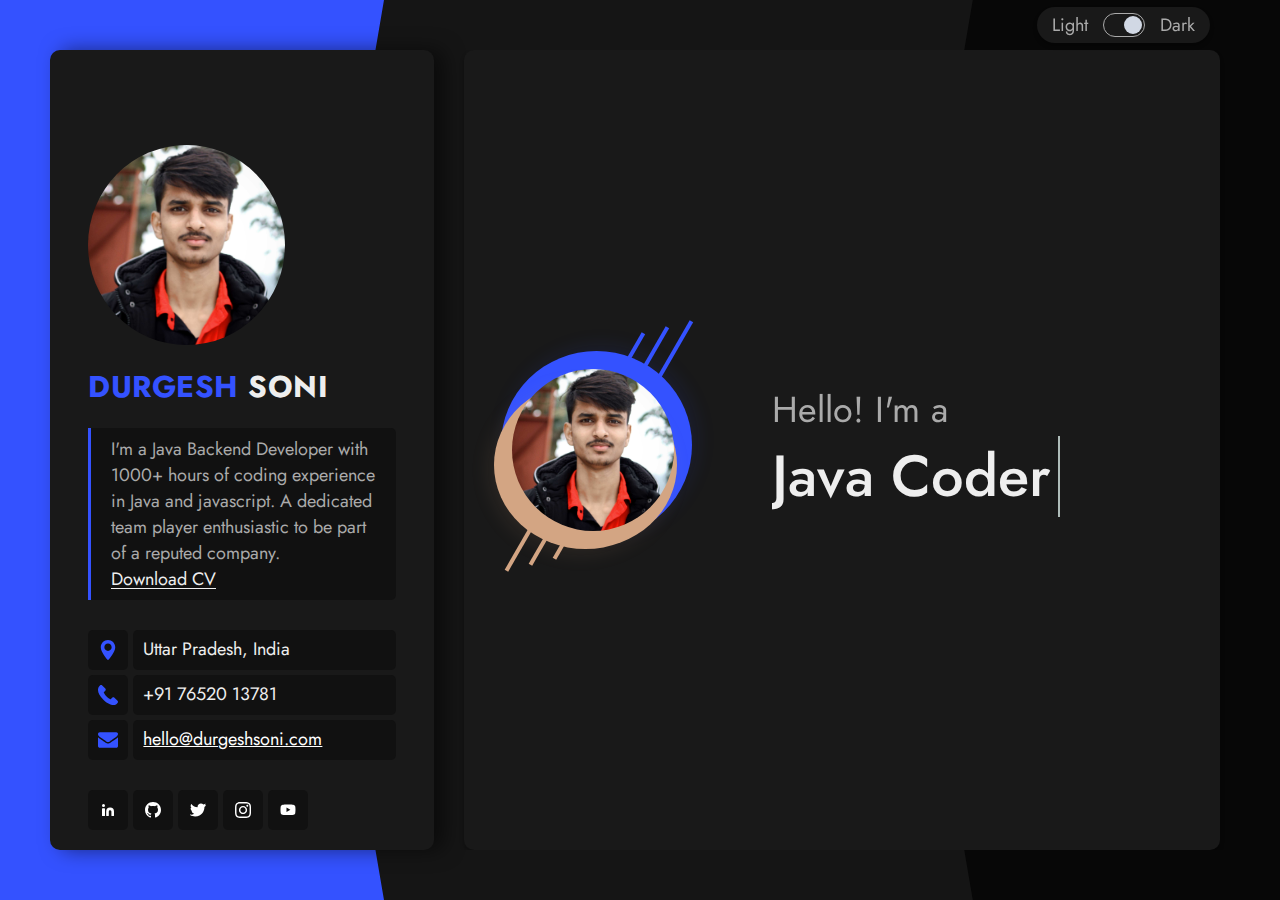
<file: durgeshsoniPortfolio/index.html>
<!DOCTYPE html>
<!--[if lt IE 7]><html class="ie ie6" lang="en"> <![endif]-->
<!--[if IE 7]><html class="ie ie7" lang="en"> <![endif]-->
<!--[if IE 8]><html class="ie ie8" lang="en"> <![endif]-->
<!--[if (gte IE 9)|!(IE)]><!-->
<html lang="en">
  <!--<![endif]-->

  <head>
    <meta http-equiv="Content-Type" content="text/html; charset=utf-8" />

    <meta name="description" content="Myself Durgesh Soni, I'm a Java Backend Developer with 1000+ hours of coding experience in Java and javascript. A dedicated team player enthusiastic to be part of a reputed company" />
    <meta name="author" content="Durgesh Soni" />

    <meta
      name="viewport"
      content="width=device-width, initial-scale=1, maximum-scale=1"
    />
    <link rel="shortcut icon" href="img/logo/logoD.png" type="image/x-icon">  

    <title>Durgesh Soni - Java Backend Developer</title>

    <!-- Google Fonts -->
    <link rel="preconnect" href="https://fonts.googleapis.com" />
    <link rel="preconnect" href="https://fonts.gstatic.com" crossorigin />
    <link
      href="https://fonts.googleapis.com/css2?family=Jost:ital,wght@0,100;0,200;0,300;0,400;0,500;0,600;0,700;0,800;0,900;1,100;1,200;1,300;1,400;1,500;1,600;1,700;1,800;1,900&display=swap"
      rel="stylesheet"
    />
    <!-- /Google Fonts -->

    <!-- fonawesome cdn link  -->
    <link
      rel="stylesheet"
      href="https://cdnjs.cloudflare.com/ajax/libs/font-awesome/6.1.1/css/all.min.css"
      integrity="sha512-KfkfwYDsLkIlwQp6LFnl8zNdLGxu9YAA1QvwINks4PhcElQSvqcyVLLD9aMhXd13uQjoXtEKNosOWaZqXgel0g=="
      crossorigin="anonymous"
      referrerpolicy="no-referrer"
    />
    <!-- /fonawesome cdn link  -->

    <!-- Styles -->
    <link type="text/css" rel="stylesheet" href="css/base.css?ver=4" />
    <link type="text/css" rel="stylesheet" href="css/magnific.css?ver=4" />
    <link
      type="text/css"
      rel="stylesheet"
      href="css/animated-headlines.css?ver=4"
    />
    <link type="text/css" rel="stylesheet" href="css/style.css?ver=4" />
    <!--[if lt IE 9]>
      <script type="text/javascript" src="js/modernizr.custom.js"></script>
    <![endif]-->
    <!-- /Styles -->
  </head>

  <body>
    <div class="deebo_fn_main">
      <!-- Light/Dark Switcher -->
      <div class="deebo_fn_switcher_wrap">
        <label>
          <span class="light">Light</span>
          <span class="checkbox_wrap">
            <input type="checkbox" id="skin_switcher" checked />
            <span class="slider round"></span>
          </span>
          <span class="dark">Dark</span>
        </label>
      </div>
      <!-- /Light/Dark Switcher -->

      <!-- Overlay -->
      <div class="right_bar_overlay"></div>
      <!--/ Overlay -->

      <!-- MODALBOX -->
      <div class="deebo_fn_modalbox">
        <a class="extra_closer" href="#"></a>
        <div class="box_inner">
          <a class="closer" href="#"><span></span></a>
          <div class="modal_content">
            <div class="modal_in">
              <!-- Content comes from JS -->
            </div>

            <div class="fn__nav" data-from="" data-index="">
              <a href="#" class="prev">
                <span class="text">Prev</span>
                <span class="arrow_wrapper"><span class="arrow"></span></span>
              </a>
              <a href="#" class="next">
                <span class="text">Next</span>
                <span class="arrow_wrapper"><span class="arrow"></span></span>
              </a>
            </div>
          </div>
        </div>
      </div>
      <!-- /MODALBOX -->

      <!-- Overlay -->
      <div class="right_bar_overlay"></div>
      <!--/ Overlay -->

      <!-- MODALBOX -->
      <div class="deebo_fn_modalbox">
        <a class="extra_closer" href="#"></a>
        <div class="box_inner">
          <a class="closer" href="#"><span></span></a>
          <div class="modal_content">
            <div class="modal_in">
              <!-- Content comes from JS -->
            </div>

            <div class="fn__nav" data-from="" data-index="">
              <a href="#" class="prev">
                <span class="text">Prev</span>
                <span class="arrow_wrapper"><span class="arrow"></span></span>
              </a>
              <a href="#" class="next">
                <span class="text">Next</span>
                <span class="arrow_wrapper"><span class="arrow"></span></span>
              </a>
            </div>
          </div>
        </div>
      </div>
      <!-- /MODALBOX -->

      <!-- Modal CV Card -->
      <div class="deebo_fn_cv">
        <!-- CV Inner -->
        <div class="deebo_fn__cv">
          <!-- CV Background -->
          <div class="cv__bg"></div>
          <div class="cv__bg2"></div>
          <!-- /CV Background -->

          <!-- CV Left Side -->
          <div class="cv__header">
            <div class="in">
              <div class="avatar" style = "margin-top: 5rem;">
                <img src="img/header/D.jpg" alt="" />
              </div>
              <h3><span>Durgesh</span> Soni</h3>
              <p class="quote">
                I'm a Java Backend Developer with 1000+ hours of coding
                experience in Java and javascript. A dedicated team player
                enthusiastic to be part of a reputed company.
                <a href="./img/about/Durgesh Soni.pdf" download>Download CV</a>
              </p>
              <ul class="contact_info">
                <li>
                  <span class="icon"
                    ><img src="svg/location.svg" alt="" class="fn__svg"
                  /></span>
                  <p>Uttar Pradesh, India</p>
                </li>
                <li>
                  <span class="icon"
                    ><img src="svg/call.svg" alt="" class="fn__svg"
                  /></span>
                  <p>+91 76520 13781</p>
                </li>
                <li>
                  <span class="icon"
                    ><img src="svg/message.svg" alt="" class="fn__svg"
                  /></span>
                                      <p>
                        <a href="mailto:hello@durgeshsoni.com"
                           style="color: white;">hello@durgeshsoni.com</a>
                    </p>
                </li>
              </ul>
              <ul class="social">
                <li>
                  <a
                    href="https://www.linkedin.com/in/durgeshsoni08/"
                    target="_blank"
                    title="linkedin.com"
                  >
                    <img
                      class="fn__svg"
                      src="svg/linkedIn.svg"
                      alt="linkedIn.com"
                    />
                  </a>
                </li>
                <li>
                  <a
                    href="https://github.com/durgeshsoni"
                    target="_blank"
                    title="github.com"
                  >
                    <img
                      class="fn__svg"
                      src="svg/github.svg"
                      alt="github.com"
                    />
                  </a>
                </li>
                <li>
                  <a
                    href="https://twitter.com/durgeshsoni08"
                    target="_blank"
                    title="twitter.com"
                  >
                    <img
                      class="fn__svg"
                      src="svg/twitter.svg"
                      alt="twitter.com"
                    />
                  </a>
                </li>

                <li>
                  <a
                    href="https://www.instagram.com/durgeshsoni08/"
                    target="_blank"
                    title="instagram.com"
                  >
                    <img
                      class="fn__svg"
                      src="svg/instagram.svg"
                      alt="instagram.com"
                    />
                  </a>
                </li>

                <li>
                  <a
                    href="https://www.youtube.com/channel/UCY1I-3Ce3JNg7EDkejqaE_A"
                    target="_blank"
                    title="youtube.com"
                  >
                    <img
                      class="fn__svg"
                      src="svg/youtube.svg"
                      alt="youtube.com"
                    />
                  </a>
                </li>
              </ul>
            </div>
          </div>
          <!-- /CV Left Side -->

          <!-- /CV Content Side -->
          <div class="cv__content">
            <section id="hero-header" class="section_header">
              <div class="content">
                <div class="left_hero_header">
                  <div class="circle">
                    <div class="bg_img" data-bg-img="img/header/D.jpg"></div>
                    <img src="img/thumb/square.jpg" alt="" />
                    <div class="circle_holder_blue"><span></span></div>
                    <div class="circle_holder_orange"><span></span></div>
                    <div class="lines">
                      <span></span>
                      <span></span>
                      <span></span>
                    </div>
                  </div>
                </div>
                <div class="right_hero_header">
                  <div class="my_self">
                    <h4>Hello! I'm a</h4>
                    <h2>
                      <!-- It is animation title. You can change animation variation by changing extra class to one of next classes: zoom, rotate-1, letters type, letters rotate-2, loading-bar, slide, clip, letters rotate-3, letters scale, push. cd-headline class can not be removed.  -->
                      <span class="cd-headline clip">
                        <span class="cd-words-wrapper">
                          <b class="is-visible">Java Coder</b>
                          <b>Good Listener</b>
                          <b>Backend Developer</b>
                        </span>
                      </span>
                    </h2>
                  </div>
                </div>
              </div>
            </section>

            <!-- CV: Biography Section -->
            <section id="cv_biography">
              <div class="section_title">
                <h3>Biography</h3>
              </div>
              <p>
                I'm an 18-year-old Java Backend Developer with 1000+ hours of
                coding experience in Java, and JavaScript. A dedicated team
                player enthusiastic to be part of a reputed company. I describe
                myself as a passionate developer who loves coding, open-source,
                and the web platform.
              </p>
              <div class="fn_cs_info_items">
                <ul>
                  <li>
                    <p>Name: <span>Durgesh Soni</span></p>
                  </li>
                  <li>
                    <p>Birthday: <span>August 10, 2003</span></p>
                  </li>
                  <li>
                    <p>Languages: <span>English, Hindi</span></p>
                  </li>
                  <li>
                    <p>Age: <span>18 Years</span></p>
                  </li>
                  <li>
                    <p>Nationality: <span>Indian</span></p>
                  </li>
                  <li>
                    <p>Address: <span>Uttar Pradesh, India</span></p>
                  </li>
                  <li>
                    <p>Telegram: <span>Available</span></p>
                  </li>
                  <li>
                    <p>
                      Phone:
                      <span
                        ><a href="tel:+917652013781">+91 7652013781</a></span
                      >
                    </p>
                  </li>
                  <!-- <li><p>Skype: <span>Adam.M</span></p></li> -->
                  <li>
                    <p>
                      Email:
                      <span
                        ><a href="mailto:hello@durgeshsoni.com"
                          >hello@durgeshsoni.com</a
                        ></span
                      >
                    </p>
                  </li>
                </ul>
              </div>
            </section>
            <!-- /CV: Biography Section -->

            <!-- CV: Education Section -->
            <section id="cv_education">
              <div class="section_title">
                <h3>Education</h3>
              </div>
              <div class="fn_cs_boxed_list">
                <ul>
                  <li>
                    <div class="item">
                      <div class="item_top">
                        <h5>Masai School</h5>
                        <span>( 2021 — 2022 )</span>
                      </div>
                      <h3>Java Backend Developer</h3>
                      <p>
                        Masai School is an online coding Bootcamp platform.
                        Solved 350+ DSA problems, 100+ hours of communication
                        and soft skills training.
                      </p>
                    </div>
                  </li>
                  <li>
                    <div class="item">
                      <div class="item_top">
                        <h5>S.D.S.V.M. Inter College</h5>
                        <span>( 2018 — 2020 )</span>
                      </div>
                      <h3>High School Graduation</h3>
                      <p>
                        I have completed my schooling and higher education in my
                        hometown.
                      </p>
                    </div>
                  </li>
                </ul>
              </div>
            </section>
            <!-- /CV: Education Section -->

            <!-- CV: Skills Section -->
            <section id="cv_biography">
              <div class="section_title">
                <h3>SKILLS</h3>
              </div>
              <div class="fn_cs_info_items">
                <ul>
                  <li><p>Java</p></li>
                  <li>Javascript</li>
                  <li>Python</li>
                  <li>HTML</li>
                  <li>CSS</li>
                  <li>Tailwind CSS</li>
                  <li>BootStrap</li>
                  <li>Spring Boot</li>
                  <li>Hibernate</li>
                  <li>Rest Api</li>
                  <li>MySQL</li>
                  <li>AWS</li>
                  <li>Django</li>
                </ul>
              </div>
            </section>
            <!-- /CV: Skills Section -->
<!-- durgeshsoni -->
			            <!-- CV: Certificate Section -->
						<section id="cv_education">
							<div class="section_title">
							  <h3>Certificates</h3>
							</div>
							<div class="fn_cs_boxed_list">
							  <ul>
								<li>
								  <div class="item">
									<div class="item_top">
									  <h5>Masai School</h5>
									  <span>(2021 — 2022 )</span>
									</div>
									<h3>Java Backend Developer <span><a href="" target="_blank"><i class="fa-solid fa-arrow-up-right-from-square"></i></a></span></h3>

								  </div>
								</li>
								<li>
								  <div class="item">
									<div class="item_top">
									  <h5>hackerrank</h5>
									  <span>( May,2022 )</span>
									</div>
									<h3>Problem Solving  <a href="https://www.hackerrank.com/certificates/4a68ff165b0a" target="_blank"><i class="fa-solid fa-arrow-up-right-from-square"></i></a></span></h3>
						
								  </div>
								</li>
								<li>
									<div class="item">
									  <div class="item_top">
										<h5>Great Learning </h5>
										<span>( April,2022 )</span>
									  </div>
									  <h3>Bootstrap  <a href="https://olympus1.mygreatlearning.com/course_certificate/NJZSSNVA" target="_blank"><i class="fa-solid fa-arrow-up-right-from-square"></i></a></span></h3>
						  
									</div>
								  </li>
								  <li>
									<div class="item">
									  <div class="item_top">
										<h5>Great Learning </h5>
										<span>( April,2022 )</span>
									  </div>
									  <h3>Django   <a href="https://olympus1.mygreatlearning.com/course_certificate/EELTCHKR" target="_blank"><i class="fa-solid fa-arrow-up-right-from-square"></i></a></span></h3>
						  
									</div>
								  </li>
							  </ul>
							</div>
						  </section>
						  <!-- /CV: certificate Section -->

            <!-- CV: Prpoject Section -->
            <section id="cv_experience">
              <div class="section_title">
                <h3>Project</h3>
              </div>
              <div class="fn_cs_boxed_list">
                <ul>
                  <li>
                    <div class="item">
                      <h3>
                        Zee5 Clone
                        <a
                          href="https://github.com/durgeshsoni/zee-5-"
                          style="color: white"
                          target="_blank"><i class="fa-solid fa-arrow-up-right-from-square"></i
                        ></a>
                      </h3>
                      <p>
                        Zee5 is an Indian Tv Show platform. I gave my 100% to built it same as Zee5. Features of this website:
                        users can sign-up and sign-in, search section, filter
                        section by categorywise, and for stroring the data we use
                        localstorage. A collaborative project built by a team
                        of 5, executed in 5 days. <br />
                        <i style="color: white">Tech Stack</i>: Html, CSS, and
                        JavaScript.
                      </p>
                    </div>
                  </li>
                  <li>
                    <div class="item">
                      <h3>
                        Upgrad Clone
                        <a
                          href="https://github.com/durgeshsoni/upgrad"
                          style="color: white"
                          target="_blank"><i class="fa-solid fa-arrow-up-right-from-square"></i
                        ></a>
                      </h3>
                      <p>
                        Upgrad is an online learning platform. Features of this
                        website: Dynamic product pages, users Sign Up and Sign In
                        and also many other features. A collaborative project
                        built by a team of 7, executed in 6 days. <br />
                        <i style="color: white">Tech Stack</i>: Html, CSS,
                        jquery and JavaScript.
                      </p>
                    </div>
                  </li>
                  <li>
                    <div class="item">
                      <h3>
                        Youtube Clone
                        <a
                          href="https://github.com/durgeshsoni/Youtube"
                          style="color: white"
                          target="_blank"><i class="fa-solid fa-arrow-up-right-from-square"></i
                        ></a>
                      </h3>
                      <p>
                        It is a solo project, executed in 2 days. I have used
                        youtube API.The user easily searches any youtube videos
                        and also plays.
                        <br />
                        <i style="color: white">Tech Stack</i>: Html, CSS, and
                        JavaScript.
                      </p>
                    </div>
                  </li>
                  <li>
                    <div class="item">
                      <h3>
                        Google Search Engine Clone
                        <a
                          href="https://github.com/durgeshsoni/Github-Search-Clone"
                          style="color: white"
                          target="_blank"><i class="fa-solid fa-arrow-up-right-from-square"></i
                        ></a>
                      </h3>
                      <p>
                        I have created Simple Google Search Engine Clone. User
                        can search anything.

                        <br />
                        <i style="color: white">Tech Stack</i>: Html, CSS, and
                        JavaScript.
                      </p>
                    </div>
                  </li>

                  <li>
                    <div class="item">
                      <h3>
                        Food Website
                        <a
                          href="https://github.com/durgeshsoni/Food-App"
                          style="color: white"
                          target="_blank"><i class="fa-solid fa-arrow-up-right-from-square"></i
                        ></a>
                      </h3>
                      <p>
                        I have created Food websites like zomato. I have used
                        food API. It is a solo project, executed in 4 days. Features:
                        Sign Up / Sign In, Search Section - By Food Name And By,
                        Country Food, Favorite Section - Users can add a
                        favorite food, Add to Cart, Wallet Section, Checkout
                        Page, and many more.

                        <br />
                        <i style="color: white">Tech Stack</i>: Html, CSS, and
                        JavaScript.
                      </p>
                    </div>
                  </li>
                  <li>
                    <div class="item">
                      <h3>
                        Student Attendance Management System
                        <a
                          href="https://github.com/durgeshsoni/Student-Attendance-Management-System"
                          style="color: white"
                          target="_blank"><i class="fa-solid fa-arrow-up-right-from-square"></i
                        ></a>
                      </h3>
                      <p>
                        I have created Student Attendance Management System. In
                        this project teacher can fill(present/absent) the
                        attendence of the student. It is a solo project,
                        executed in a day.

                        <br />
                        <i style="color: white">Tech Stack</i>: Html,CSS, and
                        Javascript.
                      </p>
                    </div>
                  </li>
                  <li>
                    <div class="item">
                      <h3>
                        Scissor-Paper-Rock Game
                        <a
                          href="https://github.com/durgeshsoni/Scissor-Paper-Rock-Game"
                          style="color: white"
                          target="_blank"><i class="fa-solid fa-arrow-up-right-from-square"></i
                        ></a>
                      </h3>
                      <p>
                        I have created Scissor-Paper-Rock Game. It is a solo
                        project, executed in 3 hours.

                        <br />
                        <i style="color: white">Tech Stack</i>: Html,CSS, and
                        Javascript.
                      </p>
                    </div>
                  </li>
                  <li>
                    <div class="item">
                      <h3>
                        Tik-Toc-Toe Game
                        <a
                          href="https://github.com/durgeshsoni/TikTokToe-Game"
                          style="color: white"
                          target="_blank"><i class="fa-solid fa-arrow-up-right-from-square"></i
                        ></a>
                      </h3>
                      <p>
                        I have created Tik-Toc-Toe Game. It is a solo project,
                        executed in 5 hours.

                        <br />
                        <i style="color: white">Tech Stack</i>: Html,CSS, and
                        Javascript.
                      </p>
                    </div>
                  </li>
                  <li>
                    <div class="item">
                      <h3>
                        Masai School Clone
                        <a
                          href="https://heuristic-galileo-2958c0.netlify.app"
                          style="color: white"
                          target="_blank"><i class="fa-solid fa-arrow-up-right-from-square"></i
                        ></a>
                      </h3>
                      <p>
                        I have created Masai School landing page. It is a solo
                        project, executed in 2 days.

                        <br />
                        <i style="color: white">Tech Stack</i>: Html and CSS.
                      </p>
                    </div>
                  </li>
                  <li>
                    <div class="item">
                      <h3>
                        Pinterest clone
                        <a
                          href="https://elastic-murdock-9dbfea.netlify.app/"
                          style="color: white"
                          target="_blank"><i class="fa-solid fa-arrow-up-right-from-square"></i
                        ></a>
                      </h3>
                      <p>
                        I have created pinterest app landing page.It is a solo
                        project executed in a day.

                        <br />
                        <i style="color: white">Tech Stack</i>: Html and CSS.
                      </p>
                    </div>
                  </li>

                  <li>
                    <div class="item">
                      <h3>
                        URL Shortner
                        <a
                          href="https://github.com/durgeshsoni/UrlShortner"
                          style="color: white"
						  target="_blank" ><i class="fa-solid fa-arrow-up-right-from-square"></i
                        ></a>
                      </h3>
                      <p>
                        It is a solo project, executed in a day. Url Shortner
                        is a web application which can shorten the url.

                        <br />
                        <i style="color: white">Tech Stack</i>: Html,CSS and
                        Django.
                      </p>
                    </div>
                  </li>

                  <li>
                    <div class="item">
                      <h3>
                        Text to Html Generator
                        <a
                          href="https://github.com/durgeshsoni/Text-to-Html-Generator"
                          style="color: white"
						  target="_blank" ><i class="fa-solid fa-arrow-up-right-from-square"></i
                        ></a>
                      </h3>
                      <p>
                        It is a solo project, executed in a day. Text to Html
                        Generator is a simple app which converts text to html.

                        <br />
                        <i style="color: white">Tech Stack</i>: Html,CSS and
                        Django.
                      </p>
                    </div>
                  </li>
                  <li>
                    <div class="item">
                      <h3>
                        Image Uploader
                        <a
                          href="https://github.com/durgeshsoni/ImageUploader"
                          style="color: white"
                          target="_blank"><i class="fa-solid fa-arrow-up-right-from-square"></i
                        ></a>
                      </h3>
                      <p>
                        Image Uploader is a simple app which uploads image to
                        server.

                        <br />
                        <i style="color: white">Tech Stack</i>: Html,CSS and
                        Django.
                      </p>
                    </div>
                  </li>
                </ul>
              </div>
            </section>
            <!-- /CV: Experience Section -->

            <section id="contact" class="section_contact">
              <div class="section_title">
                <h3>Contact Me</h3>
              </div>
              <form
                class="contact_form"
                action="/"
                method="post"
                autocomplete="off"
                data-email="durgeshsoni1082003@gmail.com"
              >
                <!--
							Don't remove below code in avoid to work contact form properly.
							You can chance dat-success value with your one. It will be used when user will try to contact via contact form and will get success message.
						-->
                <div
                  class="success"
                  data-success="Your message has been received, we will contact you soon."
                ></div>
                <div class="empty_notice">
                  <span>Please Fill Required Fields!</span>
                </div>
                <!-- -->

                <div class="items_wrap">
                  <div class="items">
                    <div class="item half">
                      <div class="input_wrapper">
                        <input id="name" type="text" placeholder="Name *" />
                      </div>
                    </div>
                    <div class="item half">
                      <div class="input_wrapper">
                        <input id="email" type="email" placeholder="Email *" />
                      </div>
                    </div>
                    <div class="item">
                      <div class="input_wrapper">
                        <input id="phone" type="text" placeholder="Phone" />
                      </div>
                    </div>
                    <div class="item">
                      <div class="input_wrapper">
                        <textarea id="message" placeholder="Message"></textarea>
                      </div>
                    </div>
                    <div class="item">
                      <a id="send_message" href="#">Send Message</a>
                    </div>
                  </div>
                </div>
              </form>
            </section>
          </div>
          <!-- /CV Content Side -->
        </div>
        <!-- CV Inner -->
      </div>
      <!-- /Modal CV Card -->
    </div>

    <!-- Scripts -->
    <script type="text/javascript" src="js/jquery.js?ver=4"></script>
    <script type="text/javascript" src="js/isotope.js"></script>
    <script type="text/javascript" src="js/magnific.js"></script>
    <script
      type="text/javascript"
      src="js/animated-headlines.js?ver=4"
    ></script>
    <script type="text/javascript" src="js/waypoints.js?ver=4"></script>
    <!--[if lt IE 10]>
      <script type="text/javascript" src="js/ie8.js"></script>
    <![endif]-->
    <script type="text/javascript" src="js/init.js?ver=4"></script>
    <!-- /Scripts -->
  </body>
</html>
</file>
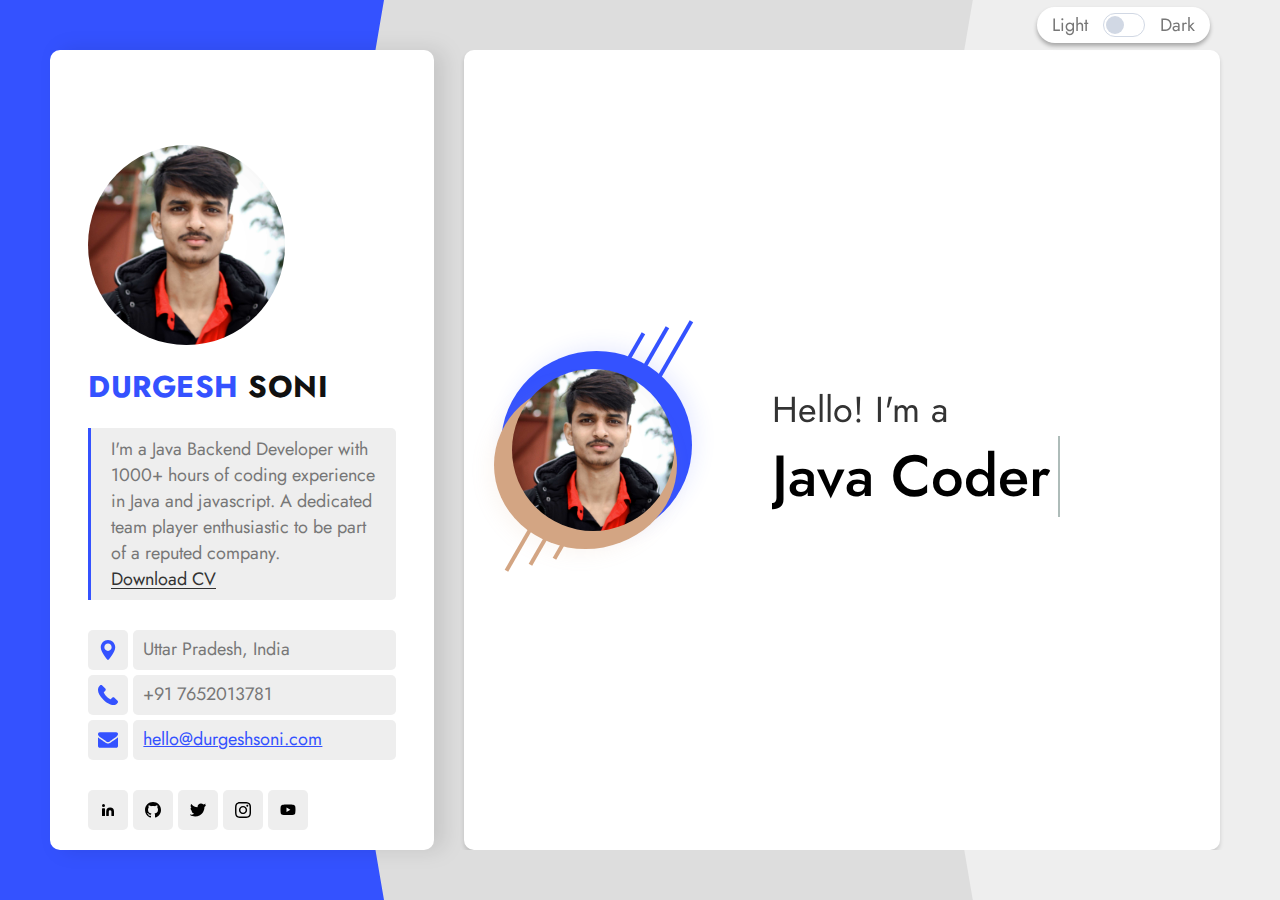
<file: durgeshsoniPortfolio/index-light.html>
<!DOCTYPE html>
<!--[if lt IE 7]><html class="ie ie6" lang="en"> <![endif]-->
<!--[if IE 7]><html class="ie ie7" lang="en"> <![endif]-->
<!--[if IE 8]><html class="ie ie8" lang="en"> <![endif]-->
<!--[if (gte IE 9)|!(IE)]><!-->
<html lang="en">
  <!--<![endif]-->

  <head>
    <meta http-equiv="Content-Type" content="text/html; charset=utf-8" />

    <meta name="description" content="Myself Durgesh Soni, I'm a Java Backend Developer with 1000+ hours of coding experience in Java and javascript. A dedicated team player enthusiastic to be part of a reputed company" />
    <meta name="author" content="Durgesh Soni" />

    <meta
      name="viewport"
      content="width=device-width, initial-scale=1, maximum-scale=1"
    />
    <link rel="shortcut icon" href="img/logo/logoD.png" type="image/x-icon">  
    <title>Durgesh Soni - Java Backend Developer</title>

    <!-- Google Fonts -->
    <link rel="preconnect" href="https://fonts.googleapis.com" />
    <link rel="preconnect" href="https://fonts.gstatic.com" crossorigin />
    <link
      href="https://fonts.googleapis.com/css2?family=Jost:ital,wght@0,100;0,200;0,300;0,400;0,500;0,600;0,700;0,800;0,900;1,100;1,200;1,300;1,400;1,500;1,600;1,700;1,800;1,900&display=swap"
      rel="stylesheet"
    />
    <!-- /Google Fonts -->
    <!-- fonawesome cdn link  -->
    <link
      rel="stylesheet"
      href="https://cdnjs.cloudflare.com/ajax/libs/font-awesome/6.1.1/css/all.min.css"
      integrity="sha512-KfkfwYDsLkIlwQp6LFnl8zNdLGxu9YAA1QvwINks4PhcElQSvqcyVLLD9aMhXd13uQjoXtEKNosOWaZqXgel0g=="
      crossorigin="anonymous"
      referrerpolicy="no-referrer"
    />
    <!-- /fonawesome cdn link  -->
    <!-- Styles -->
    <link type="text/css" rel="stylesheet" href="css/base.css?ver=4" />
    <link type="text/css" rel="stylesheet" href="css/magnific.css?ver=4" />
    <link
      type="text/css"
      rel="stylesheet"
      href="css/animated-headlines.css?ver=4"
    />
    <link type="text/css" rel="stylesheet" href="css/style.css?ver=4" />
    <!--[if lt IE 9]>
      <script type="text/javascript" src="js/modernizr.custom.js"></script>
    <![endif]-->
    <!-- /Styles -->
  </head>

  <body class="light">
    <div class="deebo_fn_main">
      <!-- Light/Dark Switcher -->
      <div class="deebo_fn_switcher_wrap">
        <label>
          <span class="light">Light</span>
          <span class="checkbox_wrap">
            <input type="checkbox" id="skin_switcher" />
            <span class="slider round"></span>
          </span>
          <span class="dark">Dark</span>
        </label>
      </div>
      <!-- /Light/Dark Switcher -->

      <!-- Overlay -->
      <div class="right_bar_overlay"></div>
      <!--/ Overlay -->

      <!-- MODALBOX -->
      <div class="deebo_fn_modalbox">
        <a class="extra_closer" href="#"></a>
        <div class="box_inner">
          <a class="closer" href="#"><span></span></a>
          <div class="modal_content">
            <div class="modal_in">
              <!-- Content comes from JS -->
            </div>

            <div class="fn__nav" data-from="" data-index="">
              <a href="#" class="prev">
                <span class="text">Prev</span>
                <span class="arrow_wrapper"><span class="arrow"></span></span>
              </a>
              <a href="#" class="next">
                <span class="text">Next</span>
                <span class="arrow_wrapper"><span class="arrow"></span></span>
              </a>
            </div>
          </div>
        </div>
      </div>
      <!-- /MODALBOX -->

      <!-- Overlay -->
      <div class="right_bar_overlay"></div>
      <!--/ Overlay -->

      <!-- MODALBOX -->
      <div class="deebo_fn_modalbox">
        <a class="extra_closer" href="#"></a>
        <div class="box_inner">
          <a class="closer" href="#"><span></span></a>
          <div class="modal_content">
            <div class="modal_in">
              <!-- Content comes from JS -->
            </div>

            <div class="fn__nav" data-from="" data-index="">
              <a href="#" class="prev">
                <span class="text">Prev</span>
                <span class="arrow_wrapper"><span class="arrow"></span></span>
              </a>
              <a href="#" class="next">
                <span class="text">Next</span>
                <span class="arrow_wrapper"><span class="arrow"></span></span>
              </a>
            </div>
          </div>
        </div>
      </div>
      <!-- /MODALBOX -->

      <!-- Modal CV Card -->
      <div class="deebo_fn_cv">
        <!-- CV Inner -->
        <div class="deebo_fn__cv">
          <!-- CV Background -->
          <div class="cv__bg"></div>
          <div class="cv__bg2"></div>
          <!-- /CV Background -->

          <!-- CV Left Side -->
          <div class="cv__header">
            <div class="in">
              <div class="avatar" style = "margin-top: 5rem;">
                <img src="img/header/D.jpg" alt="" />
              </div>
              <h3><span>Durgesh</span> Soni</h3>
              <p class="quote">
                I'm a Java Backend Developer with 1000+ hours of coding
                experience in Java and javascript. A dedicated team player
                enthusiastic to be part of a reputed company.
                <a href="./img/about/Durgesh Soni.pdf" download>Download CV</a>
              </p>
              <ul class="contact_info">
                <li>
                  <span class="icon"
                    ><img src="svg/location.svg" alt="" class="fn__svg"
                  /></span>
                  <p>Uttar Pradesh, India</p>
                </li>
                <li>
                  <span class="icon"
                    ><img src="svg/call.svg" alt="" class="fn__svg"
                  /></span>
                  <p>+91 7652013781</p>
                </li>
                <li>
                  <span class="icon"
                    ><img src="svg/message.svg" alt="" class="fn__svg"
                  /></span>
                  <p><a href="mailto:hello@durgeshsoni.com" style="color:#3452ff;">hello@durgeshsoni.com</a></p>
                </li>
              </ul>
              <ul class="social">
                <li>
                  <a
                    href="https://www.linkedin.com/in/durgeshsoni08/"
                    target="_blank"
                    title="linkedin.com"
                  >
                    <img
                      class="fn__svg"
                      src="svg/linkedIn.svg"
                      alt="linkedIn.com"
                    />
                  </a>
                </li>
                <li>
                  <a
                    href="https://github.com/durgeshsoni"
                    target="_blank"
                    title="github.com"
                  >
                    <img
                      class="fn__svg"
                      src="svg/github.svg"
                      alt="github.com"
                    />
                  </a>
                </li>
                <li>
                  <a
                    href="https://twitter.com/durgeshsoni08"
                    target="_blank"
                    title="twitter.com"
                  >
                    <img
                      class="fn__svg"
                      src="svg/twitter.svg"
                      alt="twitter.com"
                    />
                  </a>
                </li>

                <li>
                  <a
                    href="https://www.instagram.com/durgeshsoni08/"
                    target="_blank"
                    title="instagram.com"
                  >
                    <img
                      class="fn__svg"
                      src="svg/instagram.svg"
                      alt="instagram.com"
                    />
                  </a>
                </li>

                <li>
                  <a
                    href="https://www.youtube.com/channel/UCY1I-3Ce3JNg7EDkejqaE_A"
                    target="_blank"
                    title="youtube.com"
                  >
                    <img
                      class="fn__svg"
                      src="svg/youtube.svg"
                      alt="youtube.com"
                    />
                  </a>
                </li>
              </ul>
            </div>
          </div>
          <!-- /CV Left Side -->

          <!-- /CV Content Side -->
          <div class="cv__content">
            <section id="hero-header" class="section_header">
              <div class="content">
                <div class="left_hero_header">
                  <div class="circle">
                    <div class="bg_img" data-bg-img="img/header/D.jpg"></div>
                    <img src="img/thumb/square.jpg" alt="" />
                    <div class="circle_holder_blue"><span></span></div>
                    <div class="circle_holder_orange"><span></span></div>
                    <div class="lines">
                      <span></span>
                      <span></span>
                      <span></span>
                    </div>
                  </div>
                </div>
                <div class="right_hero_header">
                  <div class="my_self">
                    <h4>Hello! I'm a</h4>
                    <h2>
                      <!-- It is animation title. You can change animation variation by changing extra class to one of next classes: zoom, rotate-1, letters type, letters rotate-2, loading-bar, slide, clip, letters rotate-3, letters scale, push. cd-headline class can not be removed.  -->
                      <span class="cd-headline clip">
                        <span class="cd-words-wrapper">
                         <b class="is-visible">Java Coder</b>
                          <b>Good Listener</b>
                          <b>Backend Developer</b>
                        </span>
                      </span>
                    </h2>
                  </div>
                </div>
              </div>
            </section>

            <!-- CV: Biography Section -->
            <section id="cv_biography">
              <div class="section_title">
                <h3>Biography</h3>
              </div>
              <p>
                I'm an 18-year-old Java Backend Developer with 1000+ hours of
                coding experience in Java, and JavaScript. A dedicated team
                player enthusiastic to be part of a reputed company. I describe
                myself as a passionate developer who loves coding, open-source,
                and the web platform.
              </p>
              <div class="fn_cs_info_items">
                <ul>
                  <li>
                    <p>Name: <span>Durgesh Soni</span></p>
                  </li>
                  <li>
                    <p>Birthday: <span>August 10, 2003</span></p>
                  </li>
                  <li>
                    <p>Languages: <span>English, Hindi</span></p>
                  </li>
                  <li>
                    <p>Age: <span>18 Years</span></p>
                  </li>
                  <li>
                    <p>Nationality: <span>Indian</span></p>
                  </li>
                  <li>
                    <p>Address: <span>Uttar Pradesh, India</span></p>
                  </li>
                  <li>
                    <p>Telegram: <span>Available</span></p>
                  </li>
                  <li>
                    <p>
                      Phone:
                      <span
                        ><a href="tel:+917652013781">+91 7652013781</a></span
                      >
                    </p>
                  </li>
                  <!-- <li><p>Skype: <span>Adam.M</span></p></li> -->
                  <li>
                    <p>
                      Email:
                      <span
                        ><a href="mailto:hello@durgeshsoni.com"
                          >hello@durgeshsoni.com</a
                        ></span
                      >
                    </p>
                  </li>
                </ul>
              </div>
            </section>
            <!-- /CV: Biography Section -->

            <!-- CV: Education Section -->
            <section id="cv_education">
              <div class="section_title">
                <h3>Education</h3>
              </div>
              <div class="fn_cs_boxed_list">
                <ul>
                  <li>
                    <div class="item">
                      <div class="item_top">
                        <h5>Masai School</h5>
                        <span>( 2021 — 2022 )</span>
                      </div>
                      <h3>Java Backend Developer</h3>
                      <p>
                        Masai School is an online coding Bootcamp platform.
                        Solved 350+ DSA problems, 100+ hours of communication
                        and soft skills training.
                      </p>
                    </div>
                  </li>
                  <li>
                    <div class="item">
                      <div class="item_top">
                        <h5>S.D.S.V.M. Inter College</h5>
                        <span>( 2018 — 2020 )</span>
                      </div>
                      <h3>High School Graduation</h3>
                      <p>
                        I have completed my schooling and higher education in my
                        hometown.
                      </p>
                    </div>
                  </li>
                </ul>
              </div>
            </section>
            <!-- /CV: Education Section -->

            <!-- CV: Skills Section -->
            <section id="cv_biography">
              <div class="section_title">
                <h3>SKILLS</h3>
              </div>
              <div class="fn_cs_info_items">
                <ul>
                  <li><p>Java</p></li>
                  <li>Javascript</li>
                  <li>Python</li>
                  <li>HTML</li>
                  <li>CSS</li>
                  <li>Tailwind CSS</li>
                  <li>BootStrap</li>
                  <li>Spring Boot</li>
                  <li>Hibernate</li>
                  <li>Rest Api</li>
                  <li>MySQL</li>
                  <li>AWS</li>
                  <li>Django</li>
                </ul>
              </div>
            </section>
            <!-- /CV: Skills Section -->

			            <!-- CV: Certificate Section -->
                  <section id="cv_education">
                    <div class="section_title">
                      <h3>Certificates</h3>
                    </div>
                    <div class="fn_cs_boxed_list">
                      <ul>
                      <li>
                        <div class="item">
                        <div class="item_top">
                          <h5>Masai School</h5>
                          <span>(2021 — 2022 )</span>
                        </div>
                        <h3>Java Backend Developer <span><a href="" target="_blank"><i class="fa-solid fa-arrow-up-right-from-square"></i></a></span></h3>
      
                        </div>
                      </li>
                      <li>
                        <div class="item">
                        <div class="item_top">
                          <h5>hackerrank</h5>
                          <span>( May,2022 )</span>
                        </div>
                        <h3>Problem Solving  <a href="https://www.hackerrank.com/certificates/4a68ff165b0a" target="_blank"><i class="fa-solid fa-arrow-up-right-from-square"></i></a></span></h3>
                  
                        </div>
                      </li>
                      <li>
                        <div class="item">
                          <div class="item_top">
                          <h5>Great Learning </h5>
                          <span>( April,2022 )</span>
                          </div>
                          <h3>Bootstrap  <a href="https://olympus1.mygreatlearning.com/course_certificate/NJZSSNVA" target="_blank"><i class="fa-solid fa-arrow-up-right-from-square"></i></a></span></h3>
                    
                        </div>
                        </li>
                        <li>
                        <div class="item">
                          <div class="item_top">
                          <h5>Great Learning </h5>
                          <span>( April,2022 )</span>
                          </div>
                          <h3>Django   <a href="https://olympus1.mygreatlearning.com/course_certificate/EELTCHKR" target="_blank"><i class="fa-solid fa-arrow-up-right-from-square"></i></a></span></h3>
                    
                        </div>
                        </li>
                      </ul>
                    </div>
                    </section>
                    <!-- /CV: certificate Section -->

            <!-- CV: Experience Section -->
            <section id="cv_experience">
              <div class="section_title">
                <h3>Project</h3>
              </div>
              <div class="fn_cs_boxed_list">
                <ul>
                  <li>
                    <div class="item">
                      <h3>
                        Zee5 Clone
                        <a href="https://github.com/durgeshsoni/zee-5-"
                           target="_blank"><i class="fa-solid fa-arrow-up-right-from-square"></i
                        ></a>
                      </h3>
                      <p>
                        Zee5 is an Indian Tv Show platform. I gave my 100% to built it same as Zee5. Features of this website:
                        users can sign-up and sign-in, search section, filter
                        section by categorywise, and for stroring the data we use
                        localstorage. A collaborative project built by a team
                        of 5, executed in 5 days. <br />
                        <i style="color: #3452ff">Tech Stack</i>: Html, CSS, and
                        JavaScript.
                      </p>
                    </div>
                  </li>
                  <li>
                    <div class="item">
                      <h3>
                        Upgrad Clone
                        <a href="https://github.com/durgeshsoni/upgrad"
						target="_blank" ><i class="fa-solid fa-arrow-up-right-from-square"></i
                        ></a>
                      </h3>
                      <p>
                        Upgrad is an online learning plateform. Features of this
                        website: Dynamic product pages, users Sign Up and Sign In
                        and also many other features. A collaborative project
                        built by a team of 7, executed in 6 days. <br />
                        <i style="color: #3452ff">Tech Stack</i>: Html, CSS,
                        jquery and JavaScript.
                      </p>
                    </div>
                  </li>
                  <li>
                    <div class="item">
                      <h3>
                        Youtube Clone
                        <a href="https://github.com/durgeshsoni/Youtube"
						target="_blank"><i class="fa-solid fa-arrow-up-right-from-square"></i
                        ></a>
                      </h3>
                      <p>
                        It is solo project was executed in 2 days. I have used
                        youtube API.The user easily searches any youtube videos
                        and also plays.
                        <br />
                        <i style="color: #3452ff">Tech Stack</i>: Html, CSS, and
                        JavaScript.
                      </p>
                    </div>
                  </li>
                  <li>
                    <div class="item">
                      <h3>
                        Google Search Engine Clone
                        <a
                          href="https://github.com/durgeshsoni/Github-Search-Clone"
                          target="_blank"><i class="fa-solid fa-arrow-up-right-from-square"></i
                        ></a>
                      </h3>
                      <p>
                        I have created Simple Google Search Engine Clone. User
                        can search anything.

                        <br />
                        <i style="color: #3452ff">Tech Stack</i>: Html, CSS, and
                        JavaScript.
                      </p>
                    </div>
                  </li>

                  <li>
                    <div class="item">
                      <h3>
                        Food Website
                        <a href="https://github.com/durgeshsoni/Food-App"
						target="_blank"><i class="fa-solid fa-arrow-up-right-from-square"></i
                        ></a>
                      </h3>
                      <p>
                        I have created Food websites like zomato. I have used
                        food API. It is a solo project, executed in 4 days. Features:
                        Sign Up / Sign In, Search Section - By Food Name And By,
                        Country Food, Favorite Section - Users can add a
                        favorite food, Add to Cart, Wallet Section, Checkout
                        Page, and many more.

                        <br />
                        <i style="color: #3452ff">Tech Stack</i>: Html, CSS, and
                        JavaScript.
                      </p>
                    </div>
                  </li>
                  <li>
                    <div class="item">
                      <h3>
                        Student Attendance Management System
                        <a
                          href="https://github.com/durgeshsoni/Student-Attendance-Management-System"
                          target="_blank"><i class="fa-solid fa-arrow-up-right-from-square"></i
                        ></a>
                      </h3>
                      <p>
                        I have created Student Attendance Management System. In
                        this project teacher can fill(present/absent) the
                        attendence of the student. It is a solo project
                        executed in a day.

                        <br />
                        <i style="color: #3452ff">Tech Stack</i>: Html,CSS, and
                        Javascript.
                      </p>
                    </div>
                  </li>
                  <li>
                    <div class="item">
                      <h3>
                        Scissor-Paper-Rock Game
                        <a
                          href="https://github.com/durgeshsoni/Scissor-Paper-Rock-Game"
                          target="_blank"><i class="fa-solid fa-arrow-up-right-from-square"></i
                        ></a>
                      </h3>
                      <p>
                        I have created Scissor-Paper-Rock Game. It is a solo
                        project, executed in 3 hours.

                        <br />
                        <i style="color: #3452ff">Tech Stack</i>: Html,CSS, and
                        Javascript.
                      </p>
                    </div>
                  </li>
                  <li>
                    <div class="item">
                      <h3>
                        Tik-Toc-Toe Game
                        <a href="https://github.com/durgeshsoni/TikTokToe-Game"
						target="_blank"><i class="fa-solid fa-arrow-up-right-from-square"></i
                        ></a>
                      </h3>
                      <p>
                        I have created Tik-Toc-Toe Game. It is a solo project,
                        executed in 5 hours.

                        <br />
                        <i style="color: #3452ff">Tech Stack</i>: Html,CSS, and
                        Javascript.
                      </p>
                    </div>
                  </li>
                  <li>
                    <div class="item">
                      <h3>
                        Masai School Clone
                        <a href="https://heuristic-galileo-2958c0.netlify.app"
						target="_blank" ><i class="fa-solid fa-arrow-up-right-from-square"></i
                        ></a>
                      </h3>
                      <p>
                        I have created Masai School landing page. It is a solo
                        project, executed in 2 days.

                        <br />
                        <i style="color: #3452ff">Tech Stack</i>: Html and CSS.
                      </p>
                    </div>
                  </li>
                  <li>
                    <div class="item">
                      <h3>
                        Pinterest clone
                        <a href="	https://elastic-murdock-9dbfea.netlify.app/"
						target="_blank"><i class="fa-solid fa-arrow-up-right-from-square"></i
                        ></a>
                      </h3>
                      <p>
                        I have created pinterest app landing page.It is a solo
                        project, executed in a day.

                        <br />
                        <i style="color: #3452ff">Tech Stack</i>: Html and CSS.
                      </p>
                    </div>
                  </li>

                  <li>
                    <div class="item">
                      <h3>
                        URL Shortner
                        <a href="https://github.com/durgeshsoni/UrlShortner"
						target="_blank"><i class="fa-solid fa-arrow-up-right-from-square"></i
                        ></a>
                      </h3>
                      <p>
                        It is a solo project, executed in a day. Url Shortner
                        is a web application which can shorten the url.

                        <br />
                        <i style="color: #3452ff">Tech Stack</i>: Html,CSS and
                        Django.
                      </p>
                    </div>
                  </li>

                  <li>
                    <div class="item">
                      <h3>
                        Text to Html Generator
                        <a
                          href="https://github.com/durgeshsoni/Text-to-Html-Generator"
                          target="_blank"><i class="fa-solid fa-arrow-up-right-from-square"></i
                        ></a>
                      </h3>
                      <p>
                        Text to Html Generator is a simple app which converts text to html.

                        <br />
                        <i style="color: #3452ff">Tech Stack</i>: Html,CSS and
                        Django.
                      </p>
                    </div>
                  </li>
                  <li>
                    <div class="item">
                      <h3>
                        Image Uploader
                        <a href="https://github.com/durgeshsoni/ImageUploader"
						target="_blank" ><i class="fa-solid fa-arrow-up-right-from-square"></i
                        ></a>
                      </h3>
                      <p>
                        Image Uploader is a simple app which uploads image to
                        server.

                        <br />
                        <i style="color: #3452ff">Tech Stack</i>: Html,CSS and
                        Django.
                      </p>
                    </div>
                  </li>
                </ul>
              </div>
            </section>
            <!-- /CV: Experience Section -->

            <section id="contact" class="section_contact">
              <div class="section_title">
                <h3>Contact Me</h3>
              </div>
              <form
                class="contact_form"
                action="/"
                method="post"
                autocomplete="off"
                data-email="durgeshsoni1082003@gmail.com"
              >
                <!--
							Don't remove below code in avoid to work contact form properly.
							You can chance dat-success value with your one. It will be used when user will try to contact via contact form and will get success message.
						-->
                <div
                  class="success"
                  data-success="Your message has been received, we will contact you soon."
                ></div>
                <div class="empty_notice">
                  <span>Please Fill Required Fields!</span>
                </div>
                <!-- -->

                <div class="items_wrap">
                  <div class="items">
                    <div class="item half">
                      <div class="input_wrapper">
                        <input id="name" type="text" placeholder="Name *" />
                      </div>
                    </div>
                    <div class="item half">
                      <div class="input_wrapper">
                        <input id="email" type="email" placeholder="Email *" />
                      </div>
                    </div>
                    <div class="item">
                      <div class="input_wrapper">
                        <input id="phone" type="text" placeholder="Phone" />
                      </div>
                    </div>
                    <div class="item">
                      <div class="input_wrapper">
                        <textarea id="message" placeholder="Message"></textarea>
                      </div>
                    </div>
                    <div class="item">
                      <a id="send_message" href="#">Send Message</a>
                    </div>
                  </div>
                </div>
              </form>
            </section>
          </div>
          <!-- /CV Content Side -->
        </div>
        <!-- CV Inner -->
      </div>
      <!-- /Modal CV Card -->
    </div>

    <!-- Scripts -->
    <script type="text/javascript" src="js/jquery.js?ver=4"></script>
    <script type="text/javascript" src="js/isotope.js"></script>
    <script type="text/javascript" src="js/magnific.js"></script>
    <script
      type="text/javascript"
      src="js/animated-headlines.js?ver=4"
    ></script>
    <script type="text/javascript" src="js/waypoints.js?ver=4"></script>
    <!--[if lt IE 10]>
      <script type="text/javascript" src="js/ie8.js"></script>
    <![endif]-->
    <script type="text/javascript" src="js/init.js?ver=4"></script>
    <!-- /Scripts -->
  </body>
</html>
</file>
<file: durgeshsoniPortfolio/css/base.css>
/*
This file is made by Frenify
This css file includes all base styles and template's main color (in this tempalte main color is pink(#f00a77)). 
Template's main color styles located at the bottom of this file.
*/
html,body,div,span,applet,object,iframe,h1,h2,h3,h4,h5,h6,p,blockquote,pre,a,abbr,acronym,address,big,cite,code,del,dfn,em,font,ins,kbd,q,s,samp,small,strike,strong,sub,sup,tt,var,b,u,i,center,dl,dt,dd,ol,ul,li,fieldset,form,label,legend,table,caption,tbody,tfoot,thead,tr,th,td
	{
	background: transparent;
	border: 0;
	margin: 0;
	padding: 0;
	vertical-align: baseline;
	outline: none;
}

article, aside, details, figcaption, figure, footer, header, hgroup, nav, section {
    display: block;
}

blockquote {
	quotes: none;
}

blockquote:before,blockquote:after {
	content: '';
	content: none;
}
ul, ol{
	margin:30px;
	list-style-type: none;
}
ul li, ol li{
	margin-bottom:5px;
}
img{
	vertical-align:middle;
	max-width:100%;
}
iframe{
	max-width:100%;
}
del {
	text-decoration: line-through;
}
a, i{
	-webkit-transition: all .3s ease;
	   -moz-transition: all .3s ease;
	    -ms-transition: all .3s ease;
	     -o-transition: all .3s ease;
	        transition: all .3s ease;
	border:none;
}
a:hover{text-decoration:none;}

h1, h2, h3, h4, h5, h6{
	font-weight:700;
	color:#0b0a0c;
	margin-bottom:20px;
}
h1 { font-size: 45px; }
h2 { font-size: 36px; }
h3 { font-size: 30px; }
h4 { font-size: 24px; }
h5 { font-size: 20px; }
h6 { font-size: 16px; }

table{
	width:100%;
	max-width:100%;
	text-align:left;
	border-collapse: collapse;
	border-spacing: 0px;
	margin-bottom:15px;
	color:#999;
	border:1px solid #eee;
}
table tr{
	border:1px solid #eee;
}
table th{
	vertical-align:top;
	color:#333;
	background:none;
	font-size:16px;
	font-weight:normal;
	padding:15px 10px;
	border:1px solid #eee;
}
table td{
	vertical-align:top;
	padding:10px;
	border:1px solid #eee;
}

code, pre {
	padding: 10px;
	padding-bottom: 0;
	border-left: 3px solid #6FBF71;
	border-bottom: 1px solid transparent;
	background: #f7f7f7;
	overflow-x:scroll;
}

pre{
	display: block;	
	word-break: break-all;
	word-wrap: break-word;
}
pre code { white-space: pre-wrap; }

p{
	letter-spacing:1px;
}


.space10{width:100%; float:left; clear:both; margin-bottom:10px;}
.space20{width:100%; float:left; clear:both; margin-bottom:20px;}
.space30{width:100%; float:left; clear:both; margin-bottom:30px;}
.space40{width:100%; float:left; clear:both; margin-bottom:40px;}
.space50{width:100%; float:left; clear:both; margin-bottom:50px;}
.space60{width:100%; float:left; clear:both; margin-bottom:60px;}
.space70{width:100%; float:left; clear:both; margin-bottom:70px;}
.space80{width:100%; float:left; clear:both; margin-bottom:80px;}
.space90{width:100%; float:left; clear:both; margin-bottom:90px;}
.space100{width:100%; float:left; clear:both; margin-bottom:100px;}
.space200{width:100%; float:left; clear:both; margin-bottom:200px;}
.space300{width:100%; float:left; clear:both; margin-bottom:300px;}
.space400{width:100%; float:left; clear:both; margin-bottom:400px;}
.space500{width:100%; float:left; clear:both; margin-bottom:500px;}
.space1000{width:100%; float:left; clear:both; margin-bottom:1000px;}


/*------------------------------------------------------------------*/ 
/*	x) FORM ELEMENTS
/*------------------------------------------------------------------*/
textarea{
	border-radius:0;
	font-size:13px;
	color:#333;
	resize:vertical;
	font-family:'Raleway', Arial, Helvetica, sans-serif;
	
	-webkit-box-sizing: border-box; /* Safari/Chrome, other WebKit */
	-moz-box-sizing: border-box;    /* Firefox, other Gecko */
	-ms-box-sizing: border-box;     /* IE 10 + */
	box-sizing: border-box;         /* Opera/IE 8+ */
	
	line-height:1.4;
	padding:10px!important;
	width:100%;
	border:1px solid #eee;
	
	-webkit-transition: all .3s ease;
	   -moz-transition: all .3s ease;
	    -ms-transition: all .3s ease;
	     -o-transition: all .3s ease;
	        transition: all .3s ease;
}
input[type="text"],
input[type="password"],
input[type="datetime"],
input[type="datetime-local"],
input[type="date"],
input[type="month"],
input[type="time"],
input[type="week"],
input[type="number"],
input[type="email"],
input[type="url"],
input[type="search"],
input[type="tel"],
input[type="color"],
.uneditable-input {
	border-radius:0;
	font-size:13px;
	min-width:220px;
	color:#333;
	letter-spacing:0.5px;
	
	-webkit-box-sizing: border-box; /* Safari/Chrome, other WebKit */
	-moz-box-sizing: border-box;    /* Firefox, other Gecko */
	-ms-box-sizing: border-box;     /* IE 10 + */
	box-sizing: border-box;         /* Opera/IE 8+ */
	
	font-family:'Raleway', Arial, Helvetica, sans-serif;
	
	line-height:1.6;
	padding:10px!important;
	height:44px;
	vertical-align:middle;
	border:1px solid #eee;
	
	-webkit-transition: all .3s ease;
	   -moz-transition: all .3s ease;
	    -ms-transition: all .3s ease;
	     -o-transition: all .3s ease;
	        transition: all .3s ease;
	
}

textarea:focus,
input[type="text"]:focus,
input[type="password"]:focus,
input[type="datetime"]:focus,
input[type="datetime-local"]:focus,
input[type="date"]:focus,
input[type="month"]:focus,
input[type="time"]:focus,
input[type="week"]:focus,
input[type="number"]:focus,
input[type="email"]:focus,
input[type="url"]:focus,
input[type="search"]:focus,
input[type="tel"]:focus,
input[type="color"]:focus,
.uneditable-input:focus {
	border-color:#ccc;
	background:#eee;
}


input[type="submit"]{
	padding: 13px 15px;
	height: 40px;
	line-height: 1;
	text-transform: uppercase;
	font-size: 13px;
	font-weight: 600;
	text-decoration: none;
	letter-spacing: 0.5px;
	border:none;
	cursor:pointer;
	color: #FFF;
	background:#777;
	
	-webkit-transition: all .3s ease;
	   -moz-transition: all .3s ease;
	    -ms-transition: all .3s ease;
	     -o-transition: all .3s ease;
	        transition: all .3s ease;
}
input[type="submit"]:hover{
	background:#444;
}
select{
	padding:8px;
	border:2px solid #eee;
}
input[type="button"]{
	cursor:pointer;
	-webkit-transition: all .3s ease;
	   -moz-transition: all .3s ease;
	    -ms-transition: all .3s ease;
	     -o-transition: all .3s ease;
	        transition: all .3s ease;
}
</file>
<file: durgeshsoniPortfolio/css/style.css>
@charset "utf-8";
/*
/*	Copyright (c) 2022 Frenify
/*	Author: Frenify
/*	This file is made for CURRENT TEMPLATE
/*


	List of CSS codes:
	
	01) Base
	02) Site Structure
	03) Section Hero Header
	04) Main title
	05) Info Items
	06) Boxed List
	07) Progress bar
	08) Section Portfolio
	09) Testimonials
	10) Section Clients
	11) Section News
		11.1) Modalbox (used for news)
	12) Section Contact
	13) LIGHT Version
	14) Responsive


/*------------------------------------------------------------------*/
/*	01) Base
/*------------------------------------------------------------------*/
:root{
	--mc: #3452ff;
}
html{
	overflow-x: hidden;
	padding: 0px;
	margin: 0px
}
*:after,
*:before,
*{
	box-sizing: border-box;
}
body{
	font-family: 'Jost',sans-serif;
	font-size: 18px;
	letter-spacing: 0;
	font-weight: 400;
	color: #0b0a0c;
	position: relative;
}
[class^="deebo_fn_"]{
	width: 100%;
	float: left;
	clear: both;
}
.deebo_fn_wrapper,
.deebo_fn_wrapper *{
	box-sizing: border-box;
}
.deebo_fn_wrapper{
	position: relative;
	z-index: 2;
}
.fn__svg{
	fill: currentcolor;
	width: 18px;
	height: 18px;
}
p{
	letter-spacing: 0;
}
h1, h2, h3, h4, h5, h6{color: #eee;}
/*------------------------------------------------------------------*/
/*	02) Site Structure
/*------------------------------------------------------------------*/
body.resume-opened{
	height: 100vh;
	overflow: hidden;
}
body.resume-opened .deebo_fn_cv{
	opacity: 1;
	visibility: visible;
    transition: all .5s ease;
}
body.resume-opened .deebo_fn__cv{
	opacity: 1;
	visibility: visible;
	transform: translateY(0px);
}
body.resume-opened .deebo_fn_cv .closer{
	transform: translateX(0px);
	transition: transform .5s 1s ease;
}
.deebo_fn_cv{
	position: fixed;
	top: 0px;
	left: 0px;
	right: 0px;
	height: 100vh;
	z-index: 77;
	background-color: rgba(29,27,25,.95);
	opacity: 0;
	visibility: hidden;
	
	-webkit-transition: all .5s ease;
	   -moz-transition: all .5s ease;
	    -ms-transition: all .5s ease;
	     -o-transition: all .5s ease;
	        transition: all .5s 1s ease;
}
.deebo_fn__cv{
	position: absolute;
    top: 0px;
    bottom: 0px;
    width: auto;
    right: 0px;
    left: 0px;
    background-color: #151515;
    z-index: 156;
	overflow: hidden;
}
.deebo_fn_cv .closer{
	width: 42px;
	height: 42px;
	display: block;
	text-decoration: none;
	position: absolute;
	right: 5px;
	top: 5px;
	z-index: 233;
	transform: translateX(50px);
	transition: transform .5s ease;
}
.deebo_fn_cv .closer:before,
.deebo_fn_cv .closer:after{
	content: "";
	position: absolute;
	width: 18px;
	height: 2px;
	background-color: #eee;
	left: 12px;
	top: 20px;
}
.deebo_fn_cv .closer:after{
	transform: rotate(45deg);
}
.deebo_fn_cv .closer:before{
	transform: rotate(135deg);
}
.deebo_fn_cv .closer:hover{
	background-color: #070707;
}
body.resume-opened .deebo_fn__cv .cv__header,
body.resume-opened .deebo_fn__cv .cv__content{
	transform: translateY(0px);
	opacity: 1;
    transition: all .5s .5s ease;
}
body.resume-opened .deebo_fn__cv .cv__bg{
	left: 0;
    transition: all .5s ease;
}
body.resume-opened .deebo_fn__cv .cv__bg2{
	right: 0;
    transition: all .5s ease;
}
.deebo_fn__cv .cv__content{
	position: absolute;
	z-index: 99;
	width: 65vw;
	width: calc(70vw - 100px);
	float: right;
	right: 50px;
	top: 50px;
	bottom: 50px;
	overflow-y: scroll;
	color: #999;
	font-size: 20px;
	font-weight: 400;
	padding-right: 10px;
	padding-left: 30px;
	transform: translateY(-380px);
    transition: all .5s ease;
	opacity: 0;
}
.deebo_fn__cv .cv__content{
  	scrollbar-width: thin;
  	scrollbar-color: #000 #000;
}
.deebo_fn__cv .cv__content::-webkit-scrollbar{
	width: 14px;
}
.deebo_fn__cv .cv__content:-webkit-scrollbar-track{
	background: #000;
}
.deebo_fn__cv .cv__content::-webkit-scrollbar-thumb{
	background-color: #222;
	border-radius: 10px;
}
.deebo_fn__cv .cv__bg{
	position: absolute;
	z-index: 1;
	width: 30%;
	background-color: var(--mc);
	clip-path: polygon(100% 0, 80% 50%, 100% 100%, 0 100%, 0 0);
	top: 0;
	left: -30%;
	bottom: 0;
    transition: all .5s .5s ease;
}
.deebo_fn__cv .cv__bg2{
	position: absolute;
	z-index: 1;
	width: 30%;
	background-color: #070707;
	clip-path: polygon(20% 0, 100% 0, 100% 50%, 100% 100%, 20% 100%, 0 50%);
	top: 0;
	right: -30%;
	bottom: 0;
    transition: all .5s .5s ease;
}
.deebo_fn__cv .cv__header{
	position: absolute;
	top: 50px;
	left: 50px;
	width: 30vw;
	bottom: 50px;
	z-index: 20;
	filter: drop-shadow(10px 0px 10px rgba(0, 0, 0, 0.5));
	transform: translateY(380px);
	opacity: 0;
    transition: all .5s ease;
}
.deebo_fn__cv .cv__header .in{
	background-color: #191919;
	height: 100%;
	display: -webkit-flex;
	display: -moz-flex;
	display: -ms-flex;
	display: -o-flex;
	display: flex;
	-webkit-flex-direction: column;
	-moz-flex-direction: column;
	-ms-flex-direction: column;
	-o-flex-direction: column;
	flex-direction: column;
	justify-content: center;
	padding: 40px 10%;
	border-radius: 10px;
	overflow-y: scroll;
}

.deebo_fn__cv .cv__header .in{
  	scrollbar-width: thin;
  	scrollbar-color: #000 #000;
}
.deebo_fn__cv .cv__header .in::-webkit-scrollbar{
	width: 0;
}
.deebo_fn__cv .cv__header .in:-webkit-scrollbar-track{
	background: #000;
}
.deebo_fn__cv .cv__header .in::-webkit-scrollbar-thumb{
	background-color: #222;
	border-radius: 10px;
}
.deebo_fn__cv .cv__header .avatar{
	margin-bottom: 20px;
}
.deebo_fn__cv .cv__header .avatar img{
	max-width: 200px;
	max-height: 200px;
	border-radius: 50%;
}
.deebo_fn__cv .cv__header h3{
	margin: 0;
	padding: 0;
	color: #eee;
	font-weight: 700;
	font-size: 30px;
	text-transform: uppercase;
	letter-spacing: .5px;
	margin-bottom: 20px;
}
.deebo_fn__cv .cv__header h3 span{
	color: var(--mc);
}
.deebo_fn__cv .cv__header p.quote{
	margin: 0;
    color: #aaa;
    margin-bottom: 30px;
    text-align: left;
    border-left: 3px solid var(--mc);
    padding-left: 40px;
    background: #111;
    padding: 8px 20px;
    border-radius: 0 5px 5px 0;
}
.deebo_fn__cv .cv__header p.quote a{
	text-decoration: none;
	color: #eee;
	border-bottom: 1px solid;
	line-height: 1;
	display: inline-block;
}
.deebo_fn__cv .cv__header p.quote a:hover{
	color: var(--mc);
}
.cv__header .contact_info{
	margin: 0;
	padding: 0;
	list-style-type: none;
	text-align: left;
	margin-bottom: 25px;
}
.cv__header .contact_info .icon{
	display: block;
	width: 40px;
	height: 40px;
	min-width: 40px;
	background-color: #111;
	border-radius: 5px;
	margin-right: 5px;
	position: relative;
}
.cv__header .contact_info .fn__svg{
	width: 20px;
	height: 20px;
	display: block;
	color: var(--mc);
	position: absolute;
	left: 50%;
	top: 50%;
	margin: -10px 0 0 -10px;
}
.cv__header .contact_info li{
	padding: 0;
    margin: 0;
    position: relative;
    margin-bottom: 5px;
	display: -webkit-flex;
	display: -moz-flex;
	display: -ms-flex;
	display: -o-flex;
	display: flex;
	align-items: flex-start;
}
.cv__header .contact_info p{
	color: #eee;
	line-height: 1.4;
	background-color: #111;
	border-radius: 5px;
	padding: 7px 10px;
	width: 100%;
	min-height: 40px;
	display: -webkit-flex;
	display: -moz-flex;
	display: -ms-flex;
	display: -o-flex;
	display: flex;
	-ms-align-items: center;
	align-items: center;
}
.deebo_fn__cv .social{
	margin: 0;
	padding: 0;
	list-style-type: none;
	display: -webkit-flex;
	display: -moz-flex;
	display: -ms-flex;
	display: -o-flex;
	display: flex;
	-webkit-flex-direction: row;
	-moz-flex-direction: row;
	-ms-flex-direction: row;
	-o-flex-direction: row;
	flex-direction: row;
	flex-wrap: wrap;
	-ms-align-items: center;
	align-items: center;
	margin-left: -5px;
}
.deebo_fn__cv .social li{
	margin: 0;
	padding: 0;
	padding-left: 5px;
	margin-bottom: 5px;
}
.deebo_fn__cv .social a{
	display: block;
	text-decoration: none;
	color: #fff;
	background-color: #111;
	width: 40px;
	height: 40px;
	position: relative;
	border-radius: 5px;
}
.deebo_fn__cv .social .fn__svg{
	position: absolute;
	width: 16px;
	height: 16px;
	top: 50%;
	left: 50%;
	margin: -8px 0 0 -8px;
}
.deebo_fn__cv .social a:hover{
	background-color: var(--mc);
}
.deebo_fn__cv .cv__content section{
	width: 100%;
	padding: 30px;
	background-color: #191919;
	margin-bottom: 30px;
	box-shadow: 0px 3px 4px rgb(0 0 0 / 30%);
	border-radius: 10px;
	float: left;
	clear: both;
}
.deebo_fn__cv .cv__content section:last-child{
	margin-bottom: 0;
}
.right_bar_overlay{
	position: fixed;
	top: 0;
	left: 0;
	bottom: 0;
	right: 0;
	background-color: transparent;
	display: block;
	z-index: 20;
	width: 100%;
	float: left;
	opacity: 0;
	visibility: hidden;
	transition: all 0.5s ease;
	cursor: pointer;
}
.rightbar-opened .right_bar_overlay{
	background-color: rgba(0,0,0,0.30);
	opacity: 1;
	visibility: visible;
}
/* light/dark switcher */
.deebo_fn_switcher_wrap{
	position: fixed;
	z-index: 999;
	top: 0;
	right: 70px;
	left: auto;
	width: auto;
}
.deebo_fn_switcher_wrap label{
	display: -webkit-flex;
	display: -moz-flex;
	display: -ms-flex;
	display: -o-flex;
	display: flex;
	-webkit-flex-direction: row;
	-moz-flex-direction: row;
	-ms-flex-direction: row;
	-o-flex-direction: row;
	flex-direction: row;
	-ms-align-items: center;
	align-items: center;
	height: 36px;
	padding: 0 15px;
	margin: 7px 0;
	background-color: #191919;
	border-radius: 30px;
	color: #aaa;
	user-select: none;
    -webkit-user-select: none;
    -ms-user-select: none;
    -webkit-touch-callout: none;
    -o-user-select: none;
    -moz-user-select: none;
	cursor: pointer;
	box-shadow: 0px 3px 4px rgb(0 0 0 / 30%);
}
.deebo_fn_switcher_wrap .checkbox_wrap{
	position: relative;
    display: block;
    width: 42px;
    height: 24px;
	margin: 0 15px;
}
.deebo_fn_switcher_wrap input{
	opacity: 0 !important;
    position: absolute !important;
    visibility: hidden !important;
    width: 0 !important;
    height: 0 !important;
}
.deebo_fn_switcher_wrap .slider {
	position: absolute;
	cursor: pointer;
	top: 0;
	left: 0;
	right: 0;
	bottom: 0;
	background-color: transparent;
	-webkit-transition: .4s;
	transition: .4s;
	border: 1px solid #aaa;
	margin: 0;
	padding: 0;
}
.deebo_fn_switcher_wrap .slider:before {
	position: absolute;
	content: "";
	height: 18px;
	width: 18px;
	left: 2px;
	bottom: 2px;
	background-color: #d1d8e4;
	-webkit-transition: .4s;
	transition: .4s;
}
.deebo_fn_switcher_wrap input:checked + .slider:before {
	-webkit-transform: translateX(18px);
	-ms-transform: translateX(18px);
	transform: translateX(18px);
}
.deebo_fn_switcher_wrap .slider.round {
	border-radius: 24px;
}
.deebo_fn_switcher_wrap .slider.round:before {
 	border-radius: 50%;
}
/*------------------------------------------------------------------*/
/*	03) Section Hero Header
/*------------------------------------------------------------------*/
.section_header{
	width: 100%;
	float: left;
	background-color: #f0f7fb;
	overflow: hidden;
}
.section_header .content{
	padding-top: 200px;
	padding-bottom: 200px;
	display: -webkit-flex;
	display: -moz-flex;
	display: -ms-flex;
	display: -o-flex;
	display: flex;
	-ms-align-items: center;
	align-items: center;
	justify-content: space-between;
	min-height: 90vh;
	min-height: calc(100vh - 160px); /* 50px spacing from top, 50px from bottom of the window & 30px from top, 30px from bottom of the section. Summary 160px */
}
.section_header .left_hero_header{
	width: 475px;
	max-width: 40%;
	padding-right: 80px;
}
.section_header .circle{
	position: relative;
}
.section_header .circle .bg_img{
	position: absolute;
	top: 18px;
	left: 18px;
	bottom: 18px;
	right: 18px;
	display: block;
	background-repeat: no-repeat;
	background-size: cover;
	background-position: center center;
	z-index: 15;
	border-radius: 100%;
}
.section_header .circle img{
	position: relative;
	display: block;
	min-width: 100%;
	border-radius: 100%;
	z-index: 15;
	opacity: 0;
}
.section_header .circle_holder_blue span{
	position: absolute;
	top: 0px;
	right: 0px;
	left: 7px;
	bottom: 10px;
	background-color: var(--mc);
	z-index: 2;
	border-radius: 100%;
	color: rgba(52,82,255,0.1);
	box-shadow: 5px -5px 20px;
}
.section_header .circle_holder_orange span{
	position: absolute;
	top: 30px;
	right: 15px;
	left: 0px;
	bottom: 0px;
	background-color: #d3a583;
	z-index: 2;
	border-radius: 100%;
	color: rgba(211,165,131,0.1);
	box-shadow: -5px 5px 20px;
}
.section_header .lines{
	position: absolute;
	top: 0;
	left: 0;
	right: 0;
	bottom: 0;
	z-index: 5;
}
.section_header .lines span{
	width: 4px;
	height: 138%;
	display: block;
/*	background-color: #999;*/
	background: var(--mc);
	background: -moz-linear-gradient(180deg, var(--mc) 50%, rgba(211,165,131,1) 50%, rgba(211,165,131,1) 100%);
	background: -webkit-linear-gradient(180deg, var(--mc) 50%, rgba(211,165,131,1) 50%, rgba(211,165,131,1) 100%);
	background: linear-gradient(180deg, var(--mc) 50%, rgba(211,165,131,1) 50%, rgba(211,165,131,1) 100%);
	filter: progid:DXImageTransform.Microsoft.gradient(startColorstr="#3452ff",endColorstr="#d3a583",GradientType=1);
	transform: rotate(30deg);
	z-index: 13;
	position: absolute;
	top: -18%;
	left: 40%;
}
.section_header .lines span:nth-child(2){
	left: 52%;
	top: -21%;
}
.section_header .lines span:nth-child(3){
	left: 64%;
	top: -24%;
}
.section_header .right_hero_header{
	width: 60%;
}
.section_header .person_info{
	position: absolute;
	right: 52px;
	right: 11.8%;
	bottom: 40px;
	z-index: 25;
	cursor: pointer;
	display: block;
	text-decoration: none;
	width: 60px;
	height: 60px;
	background-color: #000;
	border-radius: 50%;
	color: #fff;
}
.section_header .person_info:after{
    content: '';
	display: block;
    position: absolute;
    top: 50%;
    left: 50%;
    width: 70px;
    height: 70px;
    margin: -35px auto auto -35px;
    -webkit-transform-origin: 50% 50%;
    transform-origin: 50% 50%;
    background-color: inherit;
    z-index: -1;
    pointer-events: none;
	
	border: 20px solid #000;
	transition: border-color .3s ease;
	
    border-radius: 100%;
	opacity: 1;
	-webkit-animation: cs_fn_pulse 2.5s cubic-bezier(0.3,1,0.3,1) infinite;
    animation: cs_fn_pulse 2.5s cubic-bezier(0.3,1,0.3,1) infinite;
}
.section_header .person_info:hover{
	background-color: var(--mc);
}
.section_header .person_info:hover:after{
	border-color: var(--mc);
}
@-webkit-keyframes cs_fn_pulse{ from{ opacity:1;  transform:scale(1,1)}
 to{ opacity:0;  transform:scale(1.8,1.8)}
}
@keyframes cs_fn_pulse{ from{ opacity:1;  transform:scale(1,1)}
 to{ opacity:0;  transform:scale(1.8,1.8)}
}
.section_header .person_info .fn__svg{
	width: 20px;
	height: 20px;
	position: absolute;
	left: 50%;
	top: 50%;
	margin: -10px 0 0 -10px;
}
.my_self h4{
	font-size: 36px;
	font-weight: 400;
	margin: 0;
	margin-bottom: 1px;
	color: #aaa;
}
.my_self h2{
	margin: 0;
	padding: 0;
	font-weight: 500;
	font-size: 72px;
	font-size: calc(30px + 2.18vw);
	line-height: 1;
/*	text-transform: uppercase;*/
	color: #eee;
}
.my_self h2 b{
	font-weight: inherit;
}
/*------------------------------------------------------------------*/
/*	04) Main title
/*------------------------------------------------------------------*/
.section_title h3{
	margin: 0;
	padding: 0;
	position: relative;
	padding-bottom: 11px;
	text-transform: uppercase;
    color: #eee;
    font-size: 18px;
    font-weight: 600;
    letter-spacing: 1px;
}
.section_title h3:after{
	content: '';
	position: absolute;
	width: 100px;
	height: 2px;
	background-color: var(--mc);
	bottom: 0;
	left: 0;
}
.section_title{
	margin-bottom: 50px;
}
#cv_services .section_title,
#cv_biography .section_title{
	margin-bottom: 43px;
}
/*------------------------------------------------------------------*/
/*	05) Info Items
/*------------------------------------------------------------------*/
.fn_cs_info_items{
	margin-top: 42px;
}
.fn_cs_info_items ul{
	margin: 0;
	padding: 0;
	list-style-type: none;
	display: flex;
	flex-direction: row;
	flex-wrap: wrap;
	margin-left: -10px;
}
.fn_cs_info_items li{
	background-color: #111;
	padding: 7px 25px;
	line-height: 1.6;
	margin: 0 0 10px 10px;
	font-size: 20px;
	border-radius: 3px;
	text-align: center;
}
.fn_cs_info_items span{
	font-weight: 400;
}
.fn_cs_info_items a{
	color: #eee;
	text-decoration: none;
}
.fn_cs_info_items a:hover{
	color: var(--mc);
}
/*------------------------------------------------------------------*/
/*	06) Boxed List
/*------------------------------------------------------------------*/
.fn_cs_boxed_list ul{
	list-style-type: none;
	margin: 0;
	padding: 0;
	display: -webkit-flex;
	display: -moz-flex;
	display: -ms-flex;
	display: -o-flex;
	display: flex;
	-webkit-flex-direction: column;
	-moz-flex-direction: column;
	-ms-flex-direction: column;
	-o-flex-direction: column;
	flex-direction: column;
}
.fn_cs_boxed_list li{
	margin: 0;
	padding: 0;
	width: 100%;
	float: left;
	clear: both;
	margin-bottom: 20px;
}
.fn_cs_boxed_list li:last-child{
	margin-bottom: 0;
}
.fn_cs_boxed_list .item{
	width: 100%;
	float: left;
	clear: both;
	background-color: #111;
	position: relative;
	padding: 42px 40px 43px;
	border-radius: 5px;
}
.fn_cs_boxed_list .item:after{
	content: '';
    position: absolute;
    width: 2px;
    height: 50px;
    left: 0px;
    top: 50%;
    transform: translateY(-50%);
    background-color: var(--mc);
}
.fn_cs_boxed_list .item_top{
	display: flex;
	margin-bottom: 14px;
}
.fn_cs_boxed_list .item_top h5{
	margin: 0;
	padding: 0;
	font-size: 18px;
	text-transform: uppercase;
	font-weight: 400;
	line-height: 30px;
	color: #aaa;
}
.fn_cs_boxed_list .item_top span{
	display: block;
	margin: 0;
	padding: 0;
	font-size: 16px;
	line-height: 30px;
	margin-left: 20px;
	color: #888;
}
.fn_cs_boxed_list h3{
	margin: 0;
	padding: 0;
	font-weight: 400;
	color: #eee;
	margin-bottom: 17px;
}
.fn_cs_boxed_list p a{
	text-decoration: none;
	position: relative;
	z-index: 2;
	color: #000;
	font-weight: 600;
}
/*------------------------------------------------------------------*/
/*	07) Progress bar
/*------------------------------------------------------------------*/
.fn_cs_progress_bar .progress_item{
	width: 100%;
	float: left;
	clear: both;
	margin-bottom: 20px;
}
.fn_cs_progress_bar .progress_item:last-child{
	margin-bottom: 0;
}
.fn_cs_progress_bar .progress_percent{
	position: absolute;
	z-index: 2;
	padding: 0 25px;
	line-height: 40px;
	font-size: 18px;
	font-weight: 400;
	display: block;
	top: 50%;
	margin-top: -20px;
	margin-right: 10px;
	background-color: var(--mc);
	right: 100%;
	border-radius: 50px;
	color: #fff	;
	transition: all 3s cubic-bezier(0.165, 0.840, 0.440, 1.000);
}
.fn_cs_progress_bar .progress_title{
	margin: 0;
	font-size: 18px;
	font-weight: 400;
	padding: 0 25px;
	position: relative;
	z-index: 2;
	line-height: 60px;
	color: #eee;
}
.fn_cs_progress_bar .item_in{
	width: 100%;
	position: relative;
}
.fn_cs_progress_bar .progress_bg{
	width: 0;
	position: absolute;
	z-index: 1;
	top: 0;
	left: 0;
	bottom: 0;
}
.fn_cs_progress_bar .progress_bg:after{
	content: '';
	position: absolute;
	top: 0;
	left: 0;
	bottom: 0;
	background-color: #111;
	border-radius: 50px;
}
.fn_cs_progress_bar .open .progress_bg:after{
	width:100%;
	-webkit-animation: progress_animation 3s cubic-bezier(0.165, 0.840, 0.440, 1.000);  /* Safari 4+ */
	-moz-animation: progress_animation 3s cubic-bezier(0.165, 0.840, 0.440, 1.000);  /* Fx 5+ */
	animation: progress_animation 3s cubic-bezier(0.165, 0.840, 0.440, 1.000);  /* IE 10+ */
}
@-webkit-keyframes progress_animation {0%{ width:0%; } 100%{ width:100%; }}
@-moz-keyframes progress_animation {0%{ width:0%; } 100%{ width:100%; }}
@keyframes progress_animation {0%{ width:0%; } 100%{ width:100%; }}
/*------------------------------------------------------------------*/
/*	08) Service List
/*------------------------------------------------------------------*/
.fn_cs_service_list{
	margin-top: 42px;
}
.fn_cs_service_list ul{
	margin: 0;
	padding: 0;
	list-style-type: none;
}
.fn_cs_service_list li{
	margin: 0;
	padding: 0;
	margin-bottom: 20px;
}
.fn_cs_service_list .item{
	width: 100%;
	display: -webkit-flex;
	display: -moz-flex;
	display: -ms-flex;
	display: -o-flex;
	display: flex;
	background-color: #111;
	border-radius: 5px;
}
.fn_cs_service_list .item_right{
	width: 30%;
	min-width: 30%;
	display: -webkit-flex;
	display: -moz-flex;
	display: -ms-flex;
	display: -o-flex;
	display: flex;
	-webkit-flex-direction: column;
	-moz-flex-direction: column;
	-ms-flex-direction: column;
	-o-flex-direction: column;
	flex-direction: column;
	-ms-align-items: center;
	align-items: center;
	justify-content: center;
	text-align: center;
	border-left: 1px solid rgba(255,255,255,.05);
	padding: 10px;
}
.fn_cs_service_list .item_left{
	padding: 42px 40px 43px;
	position: relative;
	width: 100%;
}
.fn_cs_service_list .item_left:after{
	content: '';
    position: absolute;
    width: 2px;
    height: 50px;
    left: 0px;
    top: 50%;
    transform: translateY(-50%);
    background-color: var(--mc);
    transition: all .5s ease;
}
.fn_cs_service_list .item_left h3{
	margin: 0;
	padding: 0;
	font-weight: 400;
	color: #eee;
	margin-bottom: 18px;
}
.fn_cs_service_list .item_left p{
	margin: 0;
	padding: 0;
}
.fn_cs_service_list .item_right p{
	margin: 0;
	padding: 0;
	font-size: 16px;
	margin-bottom: 4px;
}
.fn_cs_service_list .item_right h3{
	margin: 0;
	padding: 0;
	color: var(--mc);
	font-weight: 500;
	font-size: 24px;
}
/*------------------------------------------------------------------*/
/*	08) Section Portfolio
/*------------------------------------------------------------------*/
.fn_cs_portfolio .portfolio_filter,
.fn_cs_portfolio{
	width: 100%;
	float: left;
	clear: both;
}
.fn_cs_portfolio .portfolio_filter{
    padding: 0 0 56px 0;
}
.fn_cs_portfolio .portfolio_filter ul{
	margin: 0px;
	list-style-type: none;
}
.fn_cs_portfolio .portfolio_filter ul{
	margin: 0px;
	list-style-type: none;
}
.fn_cs_portfolio .portfolio_filter ul li{
	margin: 0px 20px 0px 0px;
	display: inline-block;
}
.fn_cs_portfolio .portfolio_filter ul li:last-child{
	margin-right: 0px;
}
.fn_cs_portfolio .portfolio_filter a{
	text-decoration: none;
	color: #ccc;
	font-weight: 500;
	
	-webkit-transition: all .3s ease;
	   -moz-transition: all .3s ease;
	    -ms-transition: all .3s ease;
	     -o-transition: all .3s ease;
	        transition: all .3s ease;
}
.fn_cs_portfolio .portfolio_filter a.current,
.fn_cs_portfolio .portfolio_filter a:hover{
	color: var(--mc);
}
.fn_cs_portfolio .portfolio_list{
	width: 100%;
	height: auto;
	clear: both;
	float: left;
}
.fn_cs_portfolio .portfolio_list ul{
	margin: 0px 0px 0px -25px;
	list-style-type: none;
	position: relative;
	z-index: 2;
}
.fn_cs_portfolio .portfolio_list ul li{
	margin: 0px 0px 25px 0px;
	width: 33.3333%;
	float: left;
	padding-left: 25px;
}
.fn_cs_portfolio .portfolio_list .inner{
	width: 100%;
	height: auto;
	clear: both;
	float: left;
	position: relative;
	overflow: hidden;
	border-radius: 12px;
}
.fn_cs_portfolio .portfolio_list .image{
	position: relative;
	overflow: hidden;
}
.fn_cs_portfolio .portfolio_list .inner img{
	min-width: 100%;
	opacity: 0;
}
.fn_cs_portfolio .portfolio_list .main{
	position: absolute;
	top: 0px;
	bottom: 0px;
	left: 0px;
	right: 0px;
	background-repeat: no-repeat;
	background-size: cover;
	background-position: center;
    transform: scale(1) translateZ(0);
	
	-webkit-transition: all .3s ease-in-out;
	   -moz-transition: all .3s ease-in-out;
	    -ms-transition: all .3s ease-in-out;
	     -o-transition: all .3s ease-in-out;
	        transition: all .3s ease-in-out;
}
.fn_cs_portfolio .portfolio_list .inner:hover .main{
	transform: scale(1.1) translateZ(0);
}
.fn_cs_portfolio_titles{
	white-space: nowrap;
	background: #ffffff;
	font-size: 21px;
	padding: 7px 15px;
	font-family: 'Jost', sans-serif;
	font-weight: 500;
	color: #000;
	position: fixed;
	z-index: 5;
	opacity: 0;
	visibility: hidden;
}
.fn_cs_portfolio_titles.visible {
	opacity: 1;
	visibility: visible;
}
.fn_cs_portfolio_titles .work__cat {
	position: absolute;
	background: #ffffff;
	top: 100%;
	left: 0;
	margin-top: -10px;
	font-size: 16px;
	font-weight: 500;
	padding: 5px 15px;
	color: #6f6b80;
}
.entry{
	position: relative;
	border-radius: 12px;
	overflow: hidden;
}
.fn_cs_portfolio .inner:hover .mobile_title{
	opacity: 1;
	visibility: visible;
	transform: translateY(0) translateZ(0);
}
.fn_cs_portfolio .mobile_title{
	position: absolute;
	bottom: 0;
	left: 0;
	right: 0;
	padding: 20px;
	background: rgba(0,0,0,0.2); /* For browsers that do not support gradients */
    background: -webkit-linear-gradient(rgba(0,0,0,0), rgba(0,0,0,0.6)); /* For Safari 5.1 to 6.0 */
    background: -o-linear-gradient(rgba(0,0,0,0), rgba(0,0,0,0.6)); /* For Opera 11.1 to 12.0 */
    background: -moz-linear-gradient(rgba(0,0,0,0), rgba(0,0,0,0.6)); /* For Firefox 3.6 to 15 */
    background: linear-gradient(rgba(0,0,0,0), rgba(0,0,0,1)); /* Standard syntax */
	transition: all .5s ease;
	transform: translateY(20px) translateZ(0);
	opacity: 0;
	visibility: hidden;
	border-radius: 0 0 12px 12px;
}
.fn_cs_portfolio .mobile_title h3{
	font-size: 24px;
	font-weight: 400;
	margin-bottom: 1px;
}
.fn_cs_portfolio .mobile_title span{
	display: block;
	font-size: 14px;
	color: #aaa;
}
/*------------------------------------------------------------------*/
/*	09) Testimonials

/*------------------------------------------------------------------*/

/*------------------------------------------------------------------*/
/* 11) Section News
/*------------------------------------------------------------------*/
.section_tips{
	width: 100%;
	float: left;
	padding: 194px 0 100px;
}
.section_tips .tips_content{
	width: 100%;
	float: left;
	margin-bottom: 20px;
}
.about_tips{
	display: block;
	text-align: center;
}
.tip_title{
	margin-bottom: 34px;
}
.tip_title h3{
	color: #999;
	font-size: 18px;
	font-weight: 600;
	text-transform: uppercase;
	margin: 0;
	letter-spacing: 1px;
}
.tip_text{
	margin-bottom: 109px;
}
.tip_text p{
	color: #0b0a0c;
	font-size: 30px;
	font-weight: 400;
	letter-spacing: 0;
}
.tips_content ul{
	margin: 0;
	margin-left: -50px;
	display: -webkit-flex;
	display: -moz-flex;
	display: -ms-flex;
	display: -o-flex;
	display: flex;
	-webkit-flex-direction: row;
	-moz-flex-direction: row;
	-ms-flex-direction: row;
	-o-flex-direction: row;
	flex-direction: row;
	flex-wrap: wrap;
}
.tips_content ul li{
	width: 100%;
	float: left;
	padding-left: 50px;
	margin-bottom: 20px;
}
.tips_content .item{
	width: 100%;
	display: -webkit-flex;
	display: -moz-flex;
	display: -ms-flex;
	display: -o-flex;
	display: flex;
	background-color: #111;
	border-radius: 5px;
}
.tips_content .item_right{
	width: 30%;
	min-width: 30%;
	position: relative;
	min-height: 200px;
	border-left: 1px solid rgba(255,255,255,.05);
}
.tips_content .item_right .abs_img{
	position: absolute;
	top: 15px;
	left: 15px;
	right: 15px;
	bottom: 15px;
	
	background-size: cover;
	background-repeat: no-repeat;
	background-position:  center center;
}
.tips_content .item_left{
	padding: 44px 40px 50px;
	position: relative;
	width: 100%;
	display: -webkit-flex;
	display: -moz-flex;
	display: -ms-flex;
	display: -o-flex;
	display: flex;
	-webkit-flex-direction: column;
	-moz-flex-direction: column;
	-ms-flex-direction: column;
	-o-flex-direction: column;
	flex-direction: column;
	justify-content: center;
	align-items: flex-start;
}
.tips_content .item_left:after{
	content: '';
    position: absolute;
    width: 2px;
    height: 50px;
    left: 0px;
    top: 50%;
    transform: translateY(-50%);
    background-color: var(--mc);
    transition: all .5s ease;
}
.tips_content p{
	color: #999;
	font-weight: 400;
	font-size: 18px;
	margin-bottom: 15px;
}
.tips_content h5{
	color: #0b0a0c;
	font-size: 24px;
	font-weight: 400;
	margin: 0;
}
.tips_content h5 a{
	color: #eee;
	text-decoration: none;
	transition: all 0.5s ease;
}
.tips_content h5 a:hover{
	color: var(--mc);
}
.tips_content .read_more{
	text-decoration: none;
	background: #111111;
    border-radius: 30px;
    line-height: 1;
    padding: 8px 25px;
    color: #eee;
    margin-top: 20px;
    border: 2px solid #393939;
	transition: all 0.5s ease;
}
.tips_content .read_more:hover{
	border-color: var(--mc);
	color: var(--mc);
}
.load_more{
	clear: both;
	display: block;
	text-align: center;
}
.load_more a{
	min-width: 250px;
	padding: 20px 40px;
	line-height: 26px;
	text-decoration: none;
	text-transform: uppercase;
	color: #eee;
	font-size: 16px;
	font-weight: 600;
	border: 2px solid #393939;
	background-color: transparent;
	display: inline-block;
	position: relative;
	border-radius: 50px;
}
.load_more a:hover{
	color: var(--mc);
	border-color: var(--mc);
}
.load_more .text{
	transition: all .3s ease, color 0s ease;
}
.load_more .loading .text{
	opacity: 0;
}
.load_more .loading{
	border-color: var(--mc);
}
.load_more .loading .fn__pulse{
	opacity: 1;
	visibility: visible;
}
.fn__pulse{
	width: 120px;
    display: flex;
    justify-content: space-between;
    align-items: center;
	position: absolute;
	top: 50%;
	left: 50%;
	transform: translate(-50%,-50%);
	opacity: 0;
	visibility: hidden;
	transition: all .3s ease;
}
.fn__pulse span{
	width: 20px;
    height: 20px;
    border-radius: 50%;
    background-color: var(--mc);
}
.fn__pulse span:nth-child(1){
	animation: fn__pulse .4s ease 0s infinite alternate;
}
.fn__pulse span:nth-child(2){
	animation: fn__pulse .4s ease 0.2s infinite alternate;
}
.fn__pulse span:nth-child(3){
	animation: fn__pulse .4s ease 0.4s infinite alternate;
}

@-webkit-keyframes fn__pulse {0%{opacity: 1; transform: scale(1)} 100%{ opacity: .25; transform: scale(.75)}}
@-moz-keyframes fn__pulse {0%{opacity: 1; transform: scale(1)} 100%{ opacity: .25; transform: scale(.75)}}
@keyframes fn__pulse {0%{opacity: 1; transform: scale(1)} 100%{ opacity: .25; transform: scale(.75)}}

.be_animated{-webkit-animation-duration:0.8s; animation-duration:0.8s; visibility: hidden;display: none;}
.be_animated.done{visibility: visible;display: block;}
@-webkit-keyframes fadeInTop{0%{opacity:0;-webkit-transform:translate3d(0,10%,0);transform:translate3d(0,10%,0)}100%{opacity:1;-webkit-transform:none;transform:none}}
@keyframes fadeInTop{0%{opacity:0;-webkit-transform:translate3d(0,10%,0);transform:translate3d(0,10%,0)}100%{opacity:1;-webkit-transform:none;transform:none}}
.fadeInTop{-webkit-animation-name:fadeInTop;animation-name:fadeInTop}
/*------------------------------------------------------------------*/
/*	11.1) Modalbox (used for news)
/*------------------------------------------------------------------*/
.deebo_fn_modalbox{
	position: fixed;
	top: 0px;
	left: 0px;
	right: 0px;
	height: 100vh;
	z-index: 999;
	background-color: rgba(29,27,25,.95);
	opacity: 0;
	visibility: hidden;
	
	-webkit-transition: all .3s ease;
	   -moz-transition: all .3s ease;
	    -ms-transition: all .3s ease;
	     -o-transition: all .3s ease;
	        transition: all .3s ease;
}
.deebo_fn_modalbox .extra_closer{
	display: block;
	position: absolute;
	top: 0;
	left: 0;
	right: 0;
	bottom: 0;
	z-index: 5;
}
.modal_item{
	cursor: pointer;
}
.deebo_fn_modalbox.opened{
	opacity: 1;
	visibility: visible;
}
.deebo_fn_modalbox .closer{
	display: block;
	text-decoration: none;
	width: 18px;
	height: 18px;
	right: 46px;
	top: 35px;
	z-index: 5;
	position: absolute;
}
.deebo_fn_modalbox .closer:after{
	content: '';
    position: absolute;
    left: -10px;
    right: -10px;
    bottom: -10px;
    top: -10px;
    background-color: transparent;
    transition: all .3s ease;
    border: 1px solid transparent;
}
.deebo_fn_modalbox .closer span:before,
.deebo_fn_modalbox .closer span:after{
	left: -3px;
	top: 8px;
    content: '';
    position: absolute;
    width: 25px;
    height: 2px;
    background-color: #888;
    transition: all 300ms ease;
    perspective: 30px;
}
.deebo_fn_modalbox .closer span:after{
	transform: rotate(45deg) translateZ(0);
}
.deebo_fn_modalbox .closer span:before{
	transform: rotate(-45deg) translateZ(0)
}
.deebo_fn_modalbox.hovered .closer:after,
.deebo_fn_modalbox .closer:hover:after{
	border-color: var(--mc);
	transform: scale(1.23);
}
.deebo_fn_modalbox.hovered .closer span:before,
.deebo_fn_modalbox.hovered .closer span:after,
.deebo_fn_modalbox .closer:hover span:before,
.deebo_fn_modalbox .closer:hover span:after{
	background-color: var(--mc);
}
.fn__hidden{
	display: none;
	position: absolute;
	padding: 0;
	margin: 0;
	z-index: -999;
	box-shadow: none;
	outline: none;
	border: none;
	opacity: 0;
	visibility: hidden;
}
.deebo_fn_modalbox .modal_content{
  	scrollbar-width: thin;
  	scrollbar-color: #333 #111;
}
.deebo_fn_modalbox .modal_content::-webkit-scrollbar{
	width: 8px;
}
.deebo_fn_modalbox .modal_content:-webkit-scrollbar-track{
	background: #111;
}
.deebo_fn_modalbox .modal_content::-webkit-scrollbar-thumb{
	background-color: var(--mc);
	border-radius: 10px;
	border: 3px solid #181715;
}
.deebo_fn_modalbox .container{
	height: 100vh;
}
.deebo_fn_modalbox .box_inner{
	position: absolute;
	top: 50px;
	bottom: 50px;
	width: 100%;
	max-width: 1000px;
	left: 50%;
	transform: translateX(-50%);
	background-color: #181715;
	z-index: 156;
	opacity: 0;
	visibility: hidden;
	margin-top: -20px;
	border: 1px solid rgba(255,255,255,.2);
	
	-webkit-transition: all .3s ease;
	   -moz-transition: all .3s ease;
	    -ms-transition: all .3s ease;
	     -o-transition: all .3s ease;
	        transition: all .3s ease;
}
.deebo_fn_modalbox.opened .box_inner{
	opacity: 1;
	visibility: visible;
	margin-top: 0px;
}
.deebo_fn_modalbox .modal_content{
	position: relative;
	width: 100%;
	height: 100%;
	float: left;
	overflow: hidden;
	overflow-y: scroll;
	display: -webkit-flex;
	display: -moz-flex;
	display: -ms-flex;
	display: -o-flex;
	display: flex;
	-webkit-flex-direction: column;
	-moz-flex-direction: column;
	-ms-flex-direction: column;
	-o-flex-direction: column;
	flex-direction: column;
}
.deebo_fn_modalbox .modal_in{
	padding: 60px;
}
.deebo_fn_modalbox p{
	color: #999;
}
.deebo_fn_modalbox h1,
.deebo_fn_modalbox h2,
.deebo_fn_modalbox h3,
.deebo_fn_modalbox h4,
.deebo_fn_modalbox h5,
.deebo_fn_modalbox h6{
	color: #eee;
}
.deebo_fn_modalbox .fn__cat{
	margin-bottom: 8px;
}
.deebo_fn_modalbox .fn__title{
	font-weight: 400;
	margin-bottom: 42px;
}
.deebo_fn_modalbox .img_holder{
	margin-bottom: 45px;
	width: 100%;
    overflow: hidden;
    position: relative;
}
.deebo_fn_modalbox .img_holder img{
	margin-bottom: -50%;
    opacity: 0 !important;
	min-width: 100%;
}
.deebo_fn_modalbox .img_holder .abs_img{
	position: absolute;
    top: 0;
    left: 0;
    right: 0;
    bottom: 0;
    background-size: cover;
    background-position: center center;
    background-repeat: no-repeat;
}
.deebo_fn_modalbox .fn__desc{
	margin-bottom: 28px;
}
.deebo_fn_modalbox .fn__desc:last-child{
	margin-bottom: 0;
}
.fn__nav{
	margin-top: auto;
	width: 100%;
	position: relative;
	height: 142px;
	min-height: 142px;
	border-top: 1px solid rgba(255,255,255,.2);
	display: -webkit-flex;
	display: -moz-flex;
	display: -ms-flex;
	display: -o-flex;
	display: flex;
}
.fn__nav:after{
	content: '';
	position: absolute;
	left: 50%;
	width: 1px;
	background-color: rgba(255,255,255,.2);
	top:0;
	bottom: 0;
	z-index: 2;
	margin-left: -0.5px;
}
.fn__nav a{
	display: -webkit-flex;
	display: -moz-flex;
	display: -ms-flex;
	display: -o-flex;
	display: flex;
	-ms-align-items: center;
	align-items: center;
	text-decoration: none;
	position: relative;
	width: 100%;
	color: #ddd;
	font-size: 14px;
	font-weight: 500;
	letter-spacing: .5px;
	text-transform: uppercase;
}
.fn__nav .prev{
	padding: 10px 10px 10px 106px;
}
.fn__nav .next{
	padding: 10px 106px 10px 10px;
	justify-content: flex-end;
	text-align: right;
}
.fn__nav .arrow_wrapper{
	display: block;
	width: 26px;
	height: 21px;
	left: 60px;
	position: absolute;
	top: 50%;
	margin-top: -10px;
	transition: transform .3s ease;
}
.fn__nav .arrow_wrapper:after{
	content: '';
    position: absolute;
    left: -10px;
    right: -10px;
    bottom: -10px;
    top: -10px;
    background-color: transparent;
    transition: all .3s ease;
    border: 1px solid transparent;
}
.fn__nav .arrow{
	display: block;
	background-color: #888;
	width: 26px;
	height: 1px;
	position: absolute;
	top: 50%;
	transition: all .3s ease;
}
.fn__nav .text{
	display: block;
	transition: transform .3s ease;
}
.fn__nav .arrow:after{
	display: block;
	background-color: inherit;
	width: 14px;
	height: 1px;
	content: '';
	position: absolute;
	left: -1px;
	transform: rotate(45deg);
	top: 100%;
	margin-top: 4px;
}
.fn__nav .arrow:before{
	display: block;
	background-color: inherit;
	width: 14px;
	height: 1px;
	content: '';
	position: absolute;
	left: -1px;
	transform: rotate(-45deg);
	bottom: 100%;
	margin-bottom: 4px;
}
.fn__nav .next .arrow:after{
	top: auto;
	margin-top: inherit;
	right: -1px;
	left: auto;
	bottom: 100%;
	margin-bottom: 4px;
}
.fn__nav .next .arrow:before{
	bottom: auto;
	margin-bottom: inherit;
	right: -1px;
	left: auto;
	top: 100%;
	margin-top: 4px;
}
.fn__nav .next .arrow_wrapper{
	left: auto;
	right: 60px;
}
.fn__nav a:hover{
	color: #ccc;
}
.fn__nav a:hover .arrow{
	background-color: var(--mc);
}
.fn__nav a:hover .arrow_wrapper:after{
	border-color: var(--mc);
	transform: scale(1.23);
}
.fn__nav a.prev:hover .text{
	transform: translateX(45px);
}
.fn__nav a.prev:hover .arrow_wrapper{
	transform: translateX(15px);
}
.fn__nav a.next:hover .text{
	transform: translateX(-45px);
}
.fn__nav a.next:hover .arrow_wrapper{
	transform: translateX(-15px);
}
@media(max-width: 1040px){
	.deebo_fn_modalbox .box_inner{max-width: 90%;}
	.deebo_fn_modalbox .modal_in{padding-left: 20px;padding-right: 20px;}
	.fn__nav .next{padding-right: 66px;}
	.fn__nav .next .arrow_wrapper{right: 20px;}
	.fn__nav .prev{padding-left: 66px;}
	.fn__nav .prev .arrow_wrapper{left: 20px;}
}

@media(max-width: 370px){
	.fn__nav .text{display: none;}
}
/*------------------------------------------------------------------*/
/*	12) Section Contact
/*------------------------------------------------------------------*/
.section_contact input{
	background-color: #111;
	width: 100%;
	min-width: 100%;
	outline: none;
	border: 1px solid #222;
	font-size: 16px;
	font-weight: 400;
	height: 70px;
	line-height: 48px;
	color: #eee;
	border-radius: 3px;
	font-family: "Jost",sans-serif;
	padding: 0 20px !important;
}
.section_contact textarea:focus,
.section_contact input:focus{
	background-color: #111;
	border-color: #333;
	outline: none;
}
.section_contact textarea{
	background-color: #111;
	outline: none;
	border: 1px solid #222;
	font-size: 16px;
	font-weight: 400;
	width: 100%;
	min-height: 250px;
	max-height: 500px;
	border-radius: 3px;
	color: #eee;
	font-family: "Jost",sans-serif;
	padding: 14px 20px !important;
}
.section_contact .input_wrapper{
	width: 100%;
	position: relative;
}
.section_contact .input_wrapper input,
.section_contact .input_wrapper textarea{
	position: relative;
	z-index: 3;
}
.section_contact textarea{
	height: 200px;
}
.section_contact .items{
	margin-left: -20px;
}
.section_contact .item{
	width: 100%;
	float: left;
	padding-left: 20px;
	margin-bottom: 20px;
}
.section_contact .item:last-child{
	margin-bottom: 0;
}
.section_contact .item.half{
	width: 50%;
}
.section_contact .contact_form a{
	display: block;
	line-height: 26px;
	white-space: nowrap;
	text-overflow: ellipsis;
	overflow: hidden;
	padding: 20px 20px;
	color: #eee;
	font-size: 18px;
	font-weight: 600;
	text-transform: uppercase;
	text-align: center;
	text-decoration: none;
	border: 2px solid #393939;
	border-radius: 50px;
}
.section_contact .contact_form a:hover{
	border-color: var(--mc);
	color: var(--mc);
}
.section_contact .contact_form a:focus{
	outline: 1px dashed #444;
}
.empty_notice{
	color: #dd3936;
	margin-bottom: 25px;
	display: none;
	text-align: left;
	font-weight: 500;
}
.error{
	display: none;
	color: #dd3936;
	text-align: left;
	font-weight: 500;
}
.success{
	display: none;
	color: #009140;
	margin-bottom: 25px;
	text-align: left;
	font-weight: 500;
}
.contact_error{
	color: #dd3936;
}
/*------------------------------------------------------------------*/
/*	13) LIGHT Version
/*------------------------------------------------------------------*/
.light .deebo_fn__cv .cv__content::-webkit-scrollbar-thumb{
	background-color: #aaa;
}
.light .deebo_fn__cv .cv__header{
	filter: drop-shadow(10px 0px 10px rgba(0, 0, 0, 0.1));
}
.light .deebo_fn__cv{
	background-color: #ddd;
}
.light .deebo_fn__cv .cv__bg2{
	background-color: #eee;
}
.light .deebo_fn__cv .cv__header .in{
	background-color: #fff;
}
.light .deebo_fn__cv .cv__header h3{
	color: #111;
}
.light .deebo_fn__cv .cv__header p.quote{
	background-color: #eee;
	color: #777;
}
.light .deebo_fn__cv .cv__header p.quote a{
	color: #333;
}
.light .cv__header .contact_info .icon{
	background-color: #eee;
}
.light .cv__header .contact_info p{
	background-color: #eee;
	color: #777;
}
.light .deebo_fn__cv .social a{
	background-color: #eee;
	color: #000;
}
.light .deebo_fn__cv .social a:hover{
	background-color: var(--mc);
	color: #fff;
}
.light .deebo_fn__cv .cv__content section{
	background-color: #fff;
	box-shadow: 0px 3px 4px rgb(0 0 0 / 15%);
}
.light .my_self h4{
	color: #333;
}
.light .my_self h2{
	color: #000;
}
.light .section_title h3{
	color: #333;
}
.light .deebo_fn__cv .cv__content{
	color: #777;
}
.light .fn_cs_info_items li{
	background-color: #eee;
}
.light .fn_cs_info_items a{
	color: #333;
}
.light .fn_cs_boxed_list .item{
	background-color: #eee;
}
.light .fn_cs_boxed_list h3{
	color: #333;
}
.light .fn_cs_info_items a:hover{
	color: var(--mc);
}
.light .fn_cs_progress_bar .progress_title{
	color: #333;
}
.light .fn_cs_progress_bar .progress_bg:after{
	background-color: #eee;
}
.light .fn_cs_service_list .item{
	background-color: #eee;
}
.light .fn_cs_service_list .item_left h3{
	color: #333;
}
.light .fn_cs_service_list .item_right{
	border-left-color: rgba(0,0,0,0.05);
}
.light .fn_cs_portfolio .portfolio_filter a{
	color: #333;
}
.light .fn_cs_portfolio .portfolio_filter a.current,
.light .fn_cs_portfolio .portfolio_filter a:hover{
	color: var(--mc);
}
.light .fn_cs_portfolio .mobile_title span{
	color: #777;
}
.light .fn_cs_portfolio .mobile_title{
	background: rgba(253,253,253,0.2); /* For browsers that do not support gradients */
    background: -webkit-linear-gradient(rgba(253,253,253,0), rgba(253,253,253,0.6)); /* For Safari 5.1 to 6.0 */
    background: -o-linear-gradient(rgba(253,253,253,0), rgba(253,253,253,0.6)); /* For Opera 11.1 to 12.0 */
    background: -moz-linear-gradient(rgba(253,253,253,0), rgba(253,253,253,0.6)); /* For Firefox 3.6 to 15 */
    background: linear-gradient(rgba(253,253,253,0), rgba(253,253,253,1)); /* Standard syntax */
}
.light h1, 
.light h2, 
.light h3,
.light h4,
.light h5,
.light h6{
	color: #333;
}
.light .fn_cs_boxed_list .item_top h5{
	color: #333;
}
.light .fn_cs_testimonials .item{
	background-color: #eee;
}
.light .fn_cs_testimonials .item_right{
	border-left-color: rgba(0,0,0,0.05);
}
.light .fn_cs_testimonials .t_name p{
	color: #333;
}
.light .clients_wrapper{
	background-color: #eee;
}
.light .clients_wrapper ul li{
	border-color: #ddd;
}
.light .tips_content .item{
	background-color: #eee;
}
.light .tips_content p{
	color: #777;
}
.light .tips_content h5 a{
	color: #333;
}
.light .tips_content h5 a:hover{
	color: var(--mc);
}
.light .tips_content .read_more{
	background-color: transparent;
	color: #333;
}
.light .tips_content .read_more:hover{
	border-color: var(--mc);
	color: var(--mc);
}
.light .load_more a{
	color: #333;
}
.light .load_more a:hover{
	color: var(--mc);
}
.light .section_contact textarea:focus,
.light .section_contact input:focus,
.light .section_contact textarea,
.light .section_contact input{
	background-color: #eee;
	border-color: #eee;
	color: #333;
}
.light .section_contact .contact_form a{
	color: #333;
}
.light .section_contact .contact_form a:hover{
	color: var(--mc);
	border-color: var(--mc);
}
.light .deebo_fn_modalbox{
	background-color: rgba(255,255,255,.9);
}
.light .deebo_fn_modalbox .box_inner{
	background-color: #eee;
}
.light .deebo_fn_modalbox p{
	color: #777;
}
.light .fn__nav{
	border-top-color: rgba(0,0,0,0.2);
}
.light .fn__nav:after{
	background-color: rgba(0,0,0,0.2);
}
.light .fn__nav a{
	color: #333;
}
.light .deebo_fn_modalbox .modal_content::-webkit-scrollbar-thumb{
	background-color: #555;
	border-radius: 10px;
	border: none;
}
.light .deebo_fn_switcher_wrap label{
	background-color: #fff;
	color: #777;
}
.light .deebo_fn_switcher_wrap .slider{
	border-color: #d1d8e4;
}
.light .deebo_fn_switcher_wrap input:checked + .slider:before{
	background-color: #000;
}
/*------------------------------------------------------------------*/
/*	14) Responsive
/*------------------------------------------------------------------*/
@media(max-width: 1040px){
	.deebo_fn_switcher_wrap{
		right: 30px;
	}
	.deebo_fn__cv{
		left: 10px;
		right: 10px;
		bottom: 10px;
		top: 10px;
	}
	.deebo_fn__cv .cv__header{
		top: 10px;
		left: 10px;
		bottom: 10px;
	}
	.deebo_fn__cv .cv__content{
		width: calc(70vw - 40px);
		right: 10px;
		top: 10px;
		bottom: 10px;
	}
	.deebo_fn__cv{
		display: -webkit-flex;
		display: -moz-flex;
		display: -ms-flex;
		display: -o-flex;
		display: flex;
		-webkit-flex-direction: column;
		-moz-flex-direction: column;
		-ms-flex-direction: column;
		-o-flex-direction: column;
		flex-direction: column;
		padding: 20px;
		overflow-y: scroll;
		height: 100vh;
		top: 0;
		left: 0;
		right: 0;
		bottom: 0;
		border-radius: 0;
	}
	.deebo_fn_cv .closer{
		z-index: 999;
	}
	.deebo_fn__cv{
		scrollbar-width: thin;
		scrollbar-color: #000 #000;
	}
	.deebo_fn__cv::-webkit-scrollbar{
		width: 8px;
		cursor: pointer;
	}
	.deebo_fn__cv:-webkit-scrollbar-track{
		background: #000;
	}
	.deebo_fn__cv::-webkit-scrollbar-thumb{
		background-color: var(--mc);
		border-radius: 10px;
	}
	.deebo_fn__cv .cv__header{
		width: 100%;
		position: relative;
		margin-bottom: 20px;
		top: auto;
		left: auto;
		right: auto;
		bottom: auto;
		transform: translateX(380px);
	}
	.deebo_fn__cv .cv__content{
		width: 100%;
		position: relative;
		top: auto;
		left: auto;
		right: auto;
		bottom: auto;
		padding: 0;
		height: auto;
		overflow: initial;
		float: left;
		clear: both;
		min-height: fit-content;
		max-height: inherit;
		transform: translateX(-380px);
	}
	
	.section_header .content{
		-webkit-flex-direction: column;
		-moz-flex-direction: column;
		-ms-flex-direction: column;
		-o-flex-direction: column;
		flex-direction: column;
	}
	.section_header .right_hero_header{
		width: 100%;
	}
	.section_header .left_hero_header{
		max-width: 100%;
		padding-right: 0;
		margin-bottom: 100px;
	}
	.my_self{
		text-align: center;
	}
	.clients_wrapper ul li{
		width: 50%;
	}
	.fn_cs_portfolio .portfolio_list ul li{width: 50%;}
}
@media(max-width: 768px){
	.fn_cs_portfolio .portfolio_list ul li{width: 100%;}
}
@media(max-width: 600px){
	.tips_content .item{
		-webkit-flex-direction: column;
		-moz-flex-direction: column;
		-ms-flex-direction: column;
		-o-flex-direction: column;
		flex-direction: column;
	}
	.tips_content .item_right{
		display: none;
	}
	.fn_cs_testimonials .item{
		-webkit-flex-direction: column;
		-moz-flex-direction: column;
		-ms-flex-direction: column;
		-o-flex-direction: column;
		flex-direction: column;
		
	}
	.fn_cs_testimonials .item_right{
		width: 100%;
		min-width: 100%;
		border-left: none;
		border-top: 1px solid rgba(255,255,255,.05);
	}
	.fn_cs_service_list .item{
		-webkit-flex-direction: column;
		-moz-flex-direction: column;
		-ms-flex-direction: column;
		-o-flex-direction: column;
		flex-direction: column;
	}
	.fn_cs_service_list .item_right{
		width: 100%;
		min-width: 100%;
		border-left: none;
		border-top: 1px solid rgba(255,255,255,.05);
		padding: 10px 40px;
		text-align: left;
		-ms-align-items: flex-start;
		align-items: flex-start;
	}
	.fn_cs_boxed_list .item_top{
		-webkit-flex-direction: column;
		-moz-flex-direction: column;
		-ms-flex-direction: column;
		-o-flex-direction: column;
		flex-direction: column;
	}
	.fn_cs_boxed_list .item_top span{
		margin-left: 0;
	}
	.tips_content .img_wrapper img{
		min-width: 100%;
	}
	.section_contact .item.half,
	.fn_cs_info_items li,
	.clients_wrapper ul li{width: 100%;}
	.deebo_fn_totop{right: 20px;bottom: 20px;}
	.deebo_fn__cv{
		padding: 10px;
	}
	.deebo_fn__cv .cv__header .in{
		padding: 40px 20px;
	}
	.deebo_fn__cv .cv__content section{
		padding: 30px 20px;
	}
	.fn_cs_boxed_list .item{
		padding: 27px 20px 28px 20px;
	}
	.fn_cs_progress_bar .progress_percent{
		padding: 0 15px;
	}

	.fn_cs_testimonials .item_left,
	.fn_cs_service_list .item_left{
		padding: 27px 20px 28px 20px;
	}
	.fn_cs_service_list .item_right{
		padding: 15px 20px 11px;
	}
	.fn_cs_testimonials .item_right{
		padding: 30px 20px;
	}
	.right_container{
		padding: 0 30px;
	}
}
/* Enable normal scroll on mobile devices */
@media(max-width: 1040px){
	body.resume-opened{
		height: inherit;
		overflow: auto;
	}
	.deebo_fn__cv{
		position: relative;
		height: inherit;
		overflow: hidden;
	}
	.deebo_fn_cv{
		position: relative;
		height: inherit;
	}
}
</file>
<file: durgeshsoniPortfolio/css/animated-headlines.css>
.cd-title{position:relative;height:160px;line-height:230px;text-align:center}.cd-title h1{font-size:2.4rem;font-weight:700}@media only screen and (min-width:768px){.cd-title{line-height:250px}}@media only screen and (min-width:1170px){.cd-title{height:200px;line-height:300px}.cd-title h1{font-size:3rem}}.cd-intro{width:90%;max-width:768px;text-align:center}.cd-intro{margin:4em auto}@media only screen and (min-width:768px){.cd-intro{margin:5em auto}}@media only screen and (min-width:1170px){.cd-intro{margin:6em auto}}.cd-words-wrapper{display:inline-block;position:relative;text-align:left}.cd-words-wrapper b{display:inline-block;position:absolute;white-space:nowrap;left:0;top:0}.cd-words-wrapper b.is-visible{position:relative}.no-js .cd-words-wrapper b{opacity:0}.no-js .cd-words-wrapper b.is-visible{opacity:1}.cd-headline.rotate-1 .cd-words-wrapper{-webkit-perspective:300px;-moz-perspective:300px;perspective:300px}.cd-headline.rotate-1 b{opacity:0;-webkit-transform-origin:50% 100%;-moz-transform-origin:50% 100%;-ms-transform-origin:50% 100%;-o-transform-origin:50% 100%;transform-origin:50% 100%;-webkit-transform:rotateX(180deg);-moz-transform:rotateX(180deg);-ms-transform:rotateX(180deg);-o-transform:rotateX(180deg);transform:rotateX(180deg)}.cd-headline.rotate-1 b.is-visible{opacity:1;-webkit-transform:rotateX(0);-moz-transform:rotateX(0);-ms-transform:rotateX(0);-o-transform:rotateX(0);transform:rotateX(0);-webkit-animation:cd-rotate-1-in 1.2s;-moz-animation:cd-rotate-1-in 1.2s;animation:cd-rotate-1-in 1.2s}.cd-headline.rotate-1 b.is-hidden{-webkit-transform:rotateX(180deg);-moz-transform:rotateX(180deg);-ms-transform:rotateX(180deg);-o-transform:rotateX(180deg);transform:rotateX(180deg);-webkit-animation:cd-rotate-1-out 1.2s;-moz-animation:cd-rotate-1-out 1.2s;animation:cd-rotate-1-out 1.2s}@-webkit-keyframes cd-rotate-1-in{0%{-webkit-transform:rotateX(180deg);opacity:0}35%{-webkit-transform:rotateX(120deg);opacity:0}65%{opacity:0}100%{-webkit-transform:rotateX(360deg);opacity:1}}@-moz-keyframes cd-rotate-1-in{0%{-moz-transform:rotateX(180deg);opacity:0}35%{-moz-transform:rotateX(120deg);opacity:0}65%{opacity:0}100%{-moz-transform:rotateX(360deg);opacity:1}}@keyframes cd-rotate-1-in{0%{-webkit-transform:rotateX(180deg);-moz-transform:rotateX(180deg);-ms-transform:rotateX(180deg);-o-transform:rotateX(180deg);transform:rotateX(180deg);opacity:0}35%{-webkit-transform:rotateX(120deg);-moz-transform:rotateX(120deg);-ms-transform:rotateX(120deg);-o-transform:rotateX(120deg);transform:rotateX(120deg);opacity:0}65%{opacity:0}100%{-webkit-transform:rotateX(360deg);-moz-transform:rotateX(360deg);-ms-transform:rotateX(360deg);-o-transform:rotateX(360deg);transform:rotateX(360deg);opacity:1}}@-webkit-keyframes cd-rotate-1-out{0%{-webkit-transform:rotateX(0);opacity:1}35%{-webkit-transform:rotateX(-40deg);opacity:1}65%{opacity:0}100%{-webkit-transform:rotateX(180deg);opacity:0}}@-moz-keyframes cd-rotate-1-out{0%{-moz-transform:rotateX(0);opacity:1}35%{-moz-transform:rotateX(-40deg);opacity:1}65%{opacity:0}100%{-moz-transform:rotateX(180deg);opacity:0}}@keyframes cd-rotate-1-out{0%{-webkit-transform:rotateX(0);-moz-transform:rotateX(0);-ms-transform:rotateX(0);-o-transform:rotateX(0);transform:rotateX(0);opacity:1}35%{-webkit-transform:rotateX(-40deg);-moz-transform:rotateX(-40deg);-ms-transform:rotateX(-40deg);-o-transform:rotateX(-40deg);transform:rotateX(-40deg);opacity:1}65%{opacity:0}100%{-webkit-transform:rotateX(180deg);-moz-transform:rotateX(180deg);-ms-transform:rotateX(180deg);-o-transform:rotateX(180deg);transform:rotateX(180deg);opacity:0}}.cd-headline.type .cd-words-wrapper{vertical-align:top;overflow:hidden}.cd-headline.type .cd-words-wrapper::after{content:'';position:absolute;right:0;top:50%;bottom:auto;-webkit-transform:translateY(-50%);-moz-transform:translateY(-50%);-ms-transform:translateY(-50%);-o-transform:translateY(-50%);transform:translateY(-50%);height:90%;width:1px;background-color:#aebcb9}.cd-headline.type .cd-words-wrapper.waiting::after{-webkit-animation:cd-pulse 1s infinite;-moz-animation:cd-pulse 1s infinite;animation:cd-pulse 1s infinite}.cd-headline.type .cd-words-wrapper.selected{background-color:#aebcb9}.cd-headline.type .cd-words-wrapper.selected::after{visibility:hidden}.cd-headline.type .cd-words-wrapper.selected b{color:#0d0d0d}.cd-headline.type b{visibility:hidden}.cd-headline.type b.is-visible{visibility:visible}.cd-headline.type i{position:absolute;visibility:hidden}.cd-headline.type i.in{position:relative;visibility:visible}@-webkit-keyframes cd-pulse{0%{-webkit-transform:translateY(-50%) scale(1);opacity:1}40%{-webkit-transform:translateY(-50%) scale(.9);opacity:0}100%{-webkit-transform:translateY(-50%) scale(0);opacity:0}}@-moz-keyframes cd-pulse{0%{-moz-transform:translateY(-50%) scale(1);opacity:1}40%{-moz-transform:translateY(-50%) scale(.9);opacity:0}100%{-moz-transform:translateY(-50%) scale(0);opacity:0}}@keyframes cd-pulse{0%{-webkit-transform:translateY(-50%) scale(1);-moz-transform:translateY(-50%) scale(1);-ms-transform:translateY(-50%) scale(1);-o-transform:translateY(-50%) scale(1);transform:translateY(-50%) scale(1);opacity:1}40%{-webkit-transform:translateY(-50%) scale(.9);-moz-transform:translateY(-50%) scale(.9);-ms-transform:translateY(-50%) scale(.9);-o-transform:translateY(-50%) scale(.9);transform:translateY(-50%) scale(.9);opacity:0}100%{-webkit-transform:translateY(-50%) scale(0);-moz-transform:translateY(-50%) scale(0);-ms-transform:translateY(-50%) scale(0);-o-transform:translateY(-50%) scale(0);transform:translateY(-50%) scale(0);opacity:0}}.cd-headline.rotate-2 .cd-words-wrapper{-webkit-perspective:300px;-moz-perspective:300px;perspective:300px}.cd-headline.rotate-2 em,.cd-headline.rotate-2 i{display:inline-block;-webkit-backface-visibility:hidden;backface-visibility:hidden}.cd-headline.rotate-2 b{opacity:0}.cd-headline.rotate-2 i{-webkit-transform-style:preserve-3d;-moz-transform-style:preserve-3d;-ms-transform-style:preserve-3d;-o-transform-style:preserve-3d;transform-style:preserve-3d;-webkit-transform:translateZ(-20px) rotateX(90deg);-moz-transform:translateZ(-20px) rotateX(90deg);-ms-transform:translateZ(-20px) rotateX(90deg);-o-transform:translateZ(-20px) rotateX(90deg);transform:translateZ(-20px) rotateX(90deg);opacity:0}.is-visible .cd-headline.rotate-2 i{opacity:1}.cd-headline.rotate-2 i.in{-webkit-animation:cd-rotate-2-in .4s forwards;-moz-animation:cd-rotate-2-in .4s forwards;animation:cd-rotate-2-in .4s forwards}.cd-headline.rotate-2 i.out{-webkit-animation:cd-rotate-2-out .4s forwards;-moz-animation:cd-rotate-2-out .4s forwards;animation:cd-rotate-2-out .4s forwards}.cd-headline.rotate-2 em{-webkit-transform:translateZ(20px);-moz-transform:translateZ(20px);-ms-transform:translateZ(20px);-o-transform:translateZ(20px);transform:translateZ(20px)}.no-csstransitions .cd-headline.rotate-2 i{-webkit-transform:rotateX(0);-moz-transform:rotateX(0);-ms-transform:rotateX(0);-o-transform:rotateX(0);transform:rotateX(0);opacity:0}.no-csstransitions .cd-headline.rotate-2 i em{-webkit-transform:scale(1);-moz-transform:scale(1);-ms-transform:scale(1);-o-transform:scale(1);transform:scale(1)}.no-csstransitions .cd-headline.rotate-2 .is-visible i{opacity:1}@-webkit-keyframes cd-rotate-2-in{0%{opacity:0;-webkit-transform:translateZ(-20px) rotateX(90deg)}60%{opacity:1;-webkit-transform:translateZ(-20px) rotateX(-10deg)}100%{opacity:1;-webkit-transform:translateZ(-20px) rotateX(0)}}@-moz-keyframes cd-rotate-2-in{0%{opacity:0;-moz-transform:translateZ(-20px) rotateX(90deg)}60%{opacity:1;-moz-transform:translateZ(-20px) rotateX(-10deg)}100%{opacity:1;-moz-transform:translateZ(-20px) rotateX(0)}}@keyframes cd-rotate-2-in{0%{opacity:0;-webkit-transform:translateZ(-20px) rotateX(90deg);-moz-transform:translateZ(-20px) rotateX(90deg);-ms-transform:translateZ(-20px) rotateX(90deg);-o-transform:translateZ(-20px) rotateX(90deg);transform:translateZ(-20px) rotateX(90deg)}60%{opacity:1;-webkit-transform:translateZ(-20px) rotateX(-10deg);-moz-transform:translateZ(-20px) rotateX(-10deg);-ms-transform:translateZ(-20px) rotateX(-10deg);-o-transform:translateZ(-20px) rotateX(-10deg);transform:translateZ(-20px) rotateX(-10deg)}100%{opacity:1;-webkit-transform:translateZ(-20px) rotateX(0);-moz-transform:translateZ(-20px) rotateX(0);-ms-transform:translateZ(-20px) rotateX(0);-o-transform:translateZ(-20px) rotateX(0);transform:translateZ(-20px) rotateX(0)}}@-webkit-keyframes cd-rotate-2-out{0%{opacity:1;-webkit-transform:translateZ(-20px) rotateX(0)}60%{opacity:0;-webkit-transform:translateZ(-20px) rotateX(-100deg)}100%{opacity:0;-webkit-transform:translateZ(-20px) rotateX(-90deg)}}@-moz-keyframes cd-rotate-2-out{0%{opacity:1;-moz-transform:translateZ(-20px) rotateX(0)}60%{opacity:0;-moz-transform:translateZ(-20px) rotateX(-100deg)}100%{opacity:0;-moz-transform:translateZ(-20px) rotateX(-90deg)}}@keyframes cd-rotate-2-out{0%{opacity:1;-webkit-transform:translateZ(-20px) rotateX(0);-moz-transform:translateZ(-20px) rotateX(0);-ms-transform:translateZ(-20px) rotateX(0);-o-transform:translateZ(-20px) rotateX(0);transform:translateZ(-20px) rotateX(0)}60%{opacity:0;-webkit-transform:translateZ(-20px) rotateX(-100deg);-moz-transform:translateZ(-20px) rotateX(-100deg);-ms-transform:translateZ(-20px) rotateX(-100deg);-o-transform:translateZ(-20px) rotateX(-100deg);transform:translateZ(-20px) rotateX(-100deg)}100%{opacity:0;-webkit-transform:translateZ(-20px) rotateX(-90deg);-moz-transform:translateZ(-20px) rotateX(-90deg);-ms-transform:translateZ(-20px) rotateX(-90deg);-o-transform:translateZ(-20px) rotateX(-90deg);transform:translateZ(-20px) rotateX(-90deg)}}.cd-headline.loading-bar span{display:inline-block;padding:.2em 0}.cd-headline.loading-bar .cd-words-wrapper{overflow:hidden;vertical-align:top}.cd-headline.loading-bar .cd-words-wrapper::after{content:'';position:absolute;left:0;bottom:0;height:3px;width:0;background:#0096a7;z-index:2;-webkit-transition:width .3s -.1s;-moz-transition:width .3s -.1s;transition:width .3s -.1s}.cd-headline.loading-bar .cd-words-wrapper.is-loading::after{width:100%;-webkit-transition:width 3s;-moz-transition:width 3s;transition:width 3s}.cd-headline.loading-bar b{top:.2em;opacity:0;-webkit-transition:opacity .3s;-moz-transition:opacity .3s;transition:opacity .3s}.cd-headline.loading-bar b.is-visible{opacity:1;top:0}.cd-headline.slide span{display:inline-block;padding:.2em 0}.cd-headline.slide .cd-words-wrapper{overflow:hidden;vertical-align:top}.cd-headline.slide b{opacity:0;top:.2em}.cd-headline.slide b.is-visible{top:0;opacity:1;-webkit-animation:slide-in .6s;-moz-animation:slide-in .6s;animation:slide-in .6s}.cd-headline.slide b.is-hidden{-webkit-animation:slide-out .6s;-moz-animation:slide-out .6s;animation:slide-out .6s}@-webkit-keyframes slide-in{0%{opacity:0;-webkit-transform:translateY(-100%)}60%{opacity:1;-webkit-transform:translateY(20%)}100%{opacity:1;-webkit-transform:translateY(0)}}@-moz-keyframes slide-in{0%{opacity:0;-moz-transform:translateY(-100%)}60%{opacity:1;-moz-transform:translateY(20%)}100%{opacity:1;-moz-transform:translateY(0)}}@keyframes slide-in{0%{opacity:0;-webkit-transform:translateY(-100%);-moz-transform:translateY(-100%);-ms-transform:translateY(-100%);-o-transform:translateY(-100%);transform:translateY(-100%)}60%{opacity:1;-webkit-transform:translateY(20%);-moz-transform:translateY(20%);-ms-transform:translateY(20%);-o-transform:translateY(20%);transform:translateY(20%)}100%{opacity:1;-webkit-transform:translateY(0);-moz-transform:translateY(0);-ms-transform:translateY(0);-o-transform:translateY(0);transform:translateY(0)}}@-webkit-keyframes slide-out{0%{opacity:1;-webkit-transform:translateY(0)}60%{opacity:0;-webkit-transform:translateY(120%)}100%{opacity:0;-webkit-transform:translateY(100%)}}@-moz-keyframes slide-out{0%{opacity:1;-moz-transform:translateY(0)}60%{opacity:0;-moz-transform:translateY(120%)}100%{opacity:0;-moz-transform:translateY(100%)}}@keyframes slide-out{0%{opacity:1;-webkit-transform:translateY(0);-moz-transform:translateY(0);-ms-transform:translateY(0);-o-transform:translateY(0);transform:translateY(0)}60%{opacity:0;-webkit-transform:translateY(120%);-moz-transform:translateY(120%);-ms-transform:translateY(120%);-o-transform:translateY(120%);transform:translateY(120%)}100%{opacity:0;-webkit-transform:translateY(100%);-moz-transform:translateY(100%);-ms-transform:translateY(100%);-o-transform:translateY(100%);transform:translateY(100%)}}.cd-headline.clip span{display:inline-block;padding:.2em 0}.cd-headline.clip .cd-words-wrapper{overflow:hidden;vertical-align:top}.cd-headline.clip .cd-words-wrapper::after{content:'';position:absolute;top:0;right:0;width:2px;height:100%;background-color:#aebcb9}.cd-headline.clip b{opacity:0}.cd-headline.clip b.is-visible{opacity:1}.cd-headline.zoom .cd-words-wrapper{-webkit-perspective:300px;-moz-perspective:300px;perspective:300px}.cd-headline.zoom b{opacity:0}.cd-headline.zoom b.is-visible{opacity:1;-webkit-animation:zoom-in .8s;-moz-animation:zoom-in .8s;animation:zoom-in .8s}.cd-headline.zoom b.is-hidden{-webkit-animation:zoom-out .8s;-moz-animation:zoom-out .8s;animation:zoom-out .8s}@-webkit-keyframes zoom-in{0%{opacity:0;-webkit-transform:translateZ(100px)}100%{opacity:1;-webkit-transform:translateZ(0)}}@-moz-keyframes zoom-in{0%{opacity:0;-moz-transform:translateZ(100px)}100%{opacity:1;-moz-transform:translateZ(0)}}@keyframes zoom-in{0%{opacity:0;-webkit-transform:translateZ(100px);-moz-transform:translateZ(100px);-ms-transform:translateZ(100px);-o-transform:translateZ(100px);transform:translateZ(100px)}100%{opacity:1;-webkit-transform:translateZ(0);-moz-transform:translateZ(0);-ms-transform:translateZ(0);-o-transform:translateZ(0);transform:translateZ(0)}}@-webkit-keyframes zoom-out{0%{opacity:1;-webkit-transform:translateZ(0)}100%{opacity:0;-webkit-transform:translateZ(-100px)}}@-moz-keyframes zoom-out{0%{opacity:1;-moz-transform:translateZ(0)}100%{opacity:0;-moz-transform:translateZ(-100px)}}@keyframes zoom-out{0%{opacity:1;-webkit-transform:translateZ(0);-moz-transform:translateZ(0);-ms-transform:translateZ(0);-o-transform:translateZ(0);transform:translateZ(0)}100%{opacity:0;-webkit-transform:translateZ(-100px);-moz-transform:translateZ(-100px);-ms-transform:translateZ(-100px);-o-transform:translateZ(-100px);transform:translateZ(-100px)}}.cd-headline.rotate-3 .cd-words-wrapper{-webkit-perspective:300px;-moz-perspective:300px;perspective:300px}.cd-headline.rotate-3 b{opacity:0}.cd-headline.rotate-3 i{display:inline-block;-webkit-transform:rotateY(180deg);-moz-transform:rotateY(180deg);-ms-transform:rotateY(180deg);-o-transform:rotateY(180deg);transform:rotateY(180deg);-webkit-backface-visibility:hidden;backface-visibility:hidden}.is-visible .cd-headline.rotate-3 i{-webkit-transform:rotateY(0);-moz-transform:rotateY(0);-ms-transform:rotateY(0);-o-transform:rotateY(0);transform:rotateY(0)}.cd-headline.rotate-3 i.in{-webkit-animation:cd-rotate-3-in .6s forwards;-moz-animation:cd-rotate-3-in .6s forwards;animation:cd-rotate-3-in .6s forwards}.cd-headline.rotate-3 i.out{-webkit-animation:cd-rotate-3-out .6s forwards;-moz-animation:cd-rotate-3-out .6s forwards;animation:cd-rotate-3-out .6s forwards}.no-csstransitions .cd-headline.rotate-3 i{-webkit-transform:rotateY(0);-moz-transform:rotateY(0);-ms-transform:rotateY(0);-o-transform:rotateY(0);transform:rotateY(0);opacity:0}.no-csstransitions .cd-headline.rotate-3 .is-visible i{opacity:1}@-webkit-keyframes cd-rotate-3-in{0%{-webkit-transform:rotateY(180deg)}100%{-webkit-transform:rotateY(0)}}@-moz-keyframes cd-rotate-3-in{0%{-moz-transform:rotateY(180deg)}100%{-moz-transform:rotateY(0)}}@keyframes cd-rotate-3-in{0%{-webkit-transform:rotateY(180deg);-moz-transform:rotateY(180deg);-ms-transform:rotateY(180deg);-o-transform:rotateY(180deg);transform:rotateY(180deg)}100%{-webkit-transform:rotateY(0);-moz-transform:rotateY(0);-ms-transform:rotateY(0);-o-transform:rotateY(0);transform:rotateY(0)}}@-webkit-keyframes cd-rotate-3-out{0%{-webkit-transform:rotateY(0)}100%{-webkit-transform:rotateY(-180deg)}}@-moz-keyframes cd-rotate-3-out{0%{-moz-transform:rotateY(0)}100%{-moz-transform:rotateY(-180deg)}}@keyframes cd-rotate-3-out{0%{-webkit-transform:rotateY(0);-moz-transform:rotateY(0);-ms-transform:rotateY(0);-o-transform:rotateY(0);transform:rotateY(0)}100%{-webkit-transform:rotateY(-180deg);-moz-transform:rotateY(-180deg);-ms-transform:rotateY(-180deg);-o-transform:rotateY(-180deg);transform:rotateY(-180deg)}}.cd-headline.scale b{opacity:0}.cd-headline.scale i{display:inline-block;opacity:0;-webkit-transform:scale(0);-moz-transform:scale(0);-ms-transform:scale(0);-o-transform:scale(0);transform:scale(0)}.is-visible .cd-headline.scale i{opacity:1}.cd-headline.scale i.in{-webkit-animation:scale-up .6s forwards;-moz-animation:scale-up .6s forwards;animation:scale-up .6s forwards}.cd-headline.scale i.out{-webkit-animation:scale-down .6s forwards;-moz-animation:scale-down .6s forwards;animation:scale-down .6s forwards}.no-csstransitions .cd-headline.scale i{-webkit-transform:scale(1);-moz-transform:scale(1);-ms-transform:scale(1);-o-transform:scale(1);transform:scale(1);opacity:0}.no-csstransitions .cd-headline.scale .is-visible i{opacity:1}@-webkit-keyframes scale-up{0%{-webkit-transform:scale(0);opacity:0}60%{-webkit-transform:scale(1.2);opacity:1}100%{-webkit-transform:scale(1);opacity:1}}@-moz-keyframes scale-up{0%{-moz-transform:scale(0);opacity:0}60%{-moz-transform:scale(1.2);opacity:1}100%{-moz-transform:scale(1);opacity:1}}@keyframes scale-up{0%{-webkit-transform:scale(0);-moz-transform:scale(0);-ms-transform:scale(0);-o-transform:scale(0);transform:scale(0);opacity:0}60%{-webkit-transform:scale(1.2);-moz-transform:scale(1.2);-ms-transform:scale(1.2);-o-transform:scale(1.2);transform:scale(1.2);opacity:1}100%{-webkit-transform:scale(1);-moz-transform:scale(1);-ms-transform:scale(1);-o-transform:scale(1);transform:scale(1);opacity:1}}@-webkit-keyframes scale-down{0%{-webkit-transform:scale(1);opacity:1}60%{-webkit-transform:scale(0);opacity:0}}@-moz-keyframes scale-down{0%{-moz-transform:scale(1);opacity:1}60%{-moz-transform:scale(0);opacity:0}}@keyframes scale-down{0%{-webkit-transform:scale(1);-moz-transform:scale(1);-ms-transform:scale(1);-o-transform:scale(1);transform:scale(1);opacity:1}60%{-webkit-transform:scale(0);-moz-transform:scale(0);-ms-transform:scale(0);-o-transform:scale(0);transform:scale(0);opacity:0}}.cd-headline.push b{opacity:0}.cd-headline.push b.is-visible{opacity:1;-webkit-animation:push-in .6s;-moz-animation:push-in .6s;animation:push-in .6s}.cd-headline.push b.is-hidden{-webkit-animation:push-out .6s;-moz-animation:push-out .6s;animation:push-out .6s}@-webkit-keyframes push-in{0%{opacity:0;-webkit-transform:translateX(-100%)}60%{opacity:1;-webkit-transform:translateX(10%)}100%{opacity:1;-webkit-transform:translateX(0)}}@-moz-keyframes push-in{0%{opacity:0;-moz-transform:translateX(-100%)}60%{opacity:1;-moz-transform:translateX(10%)}100%{opacity:1;-moz-transform:translateX(0)}}@keyframes push-in{0%{opacity:0;-webkit-transform:translateX(-100%);-moz-transform:translateX(-100%);-ms-transform:translateX(-100%);-o-transform:translateX(-100%);transform:translateX(-100%)}60%{opacity:1;-webkit-transform:translateX(10%);-moz-transform:translateX(10%);-ms-transform:translateX(10%);-o-transform:translateX(10%);transform:translateX(10%)}100%{opacity:1;-webkit-transform:translateX(0);-moz-transform:translateX(0);-ms-transform:translateX(0);-o-transform:translateX(0);transform:translateX(0)}}@-webkit-keyframes push-out{0%{opacity:1;-webkit-transform:translateX(0)}60%{opacity:0;-webkit-transform:translateX(110%)}100%{opacity:0;-webkit-transform:translateX(100%)}}@-moz-keyframes push-out{0%{opacity:1;-moz-transform:translateX(0)}60%{opacity:0;-moz-transform:translateX(110%)}100%{opacity:0;-moz-transform:translateX(100%)}}@keyframes push-out{0%{opacity:1;-webkit-transform:translateX(0);-moz-transform:translateX(0);-ms-transform:translateX(0);-o-transform:translateX(0);transform:translateX(0)}60%{opacity:0;-webkit-transform:translateX(110%);-moz-transform:translateX(110%);-ms-transform:translateX(110%);-o-transform:translateX(110%);transform:translateX(110%)}100%{opacity:0;-webkit-transform:translateX(100%);-moz-transform:translateX(100%);-ms-transform:translateX(100%);-o-transform:translateX(100%);transform:translateX(100%)}}
</file>
